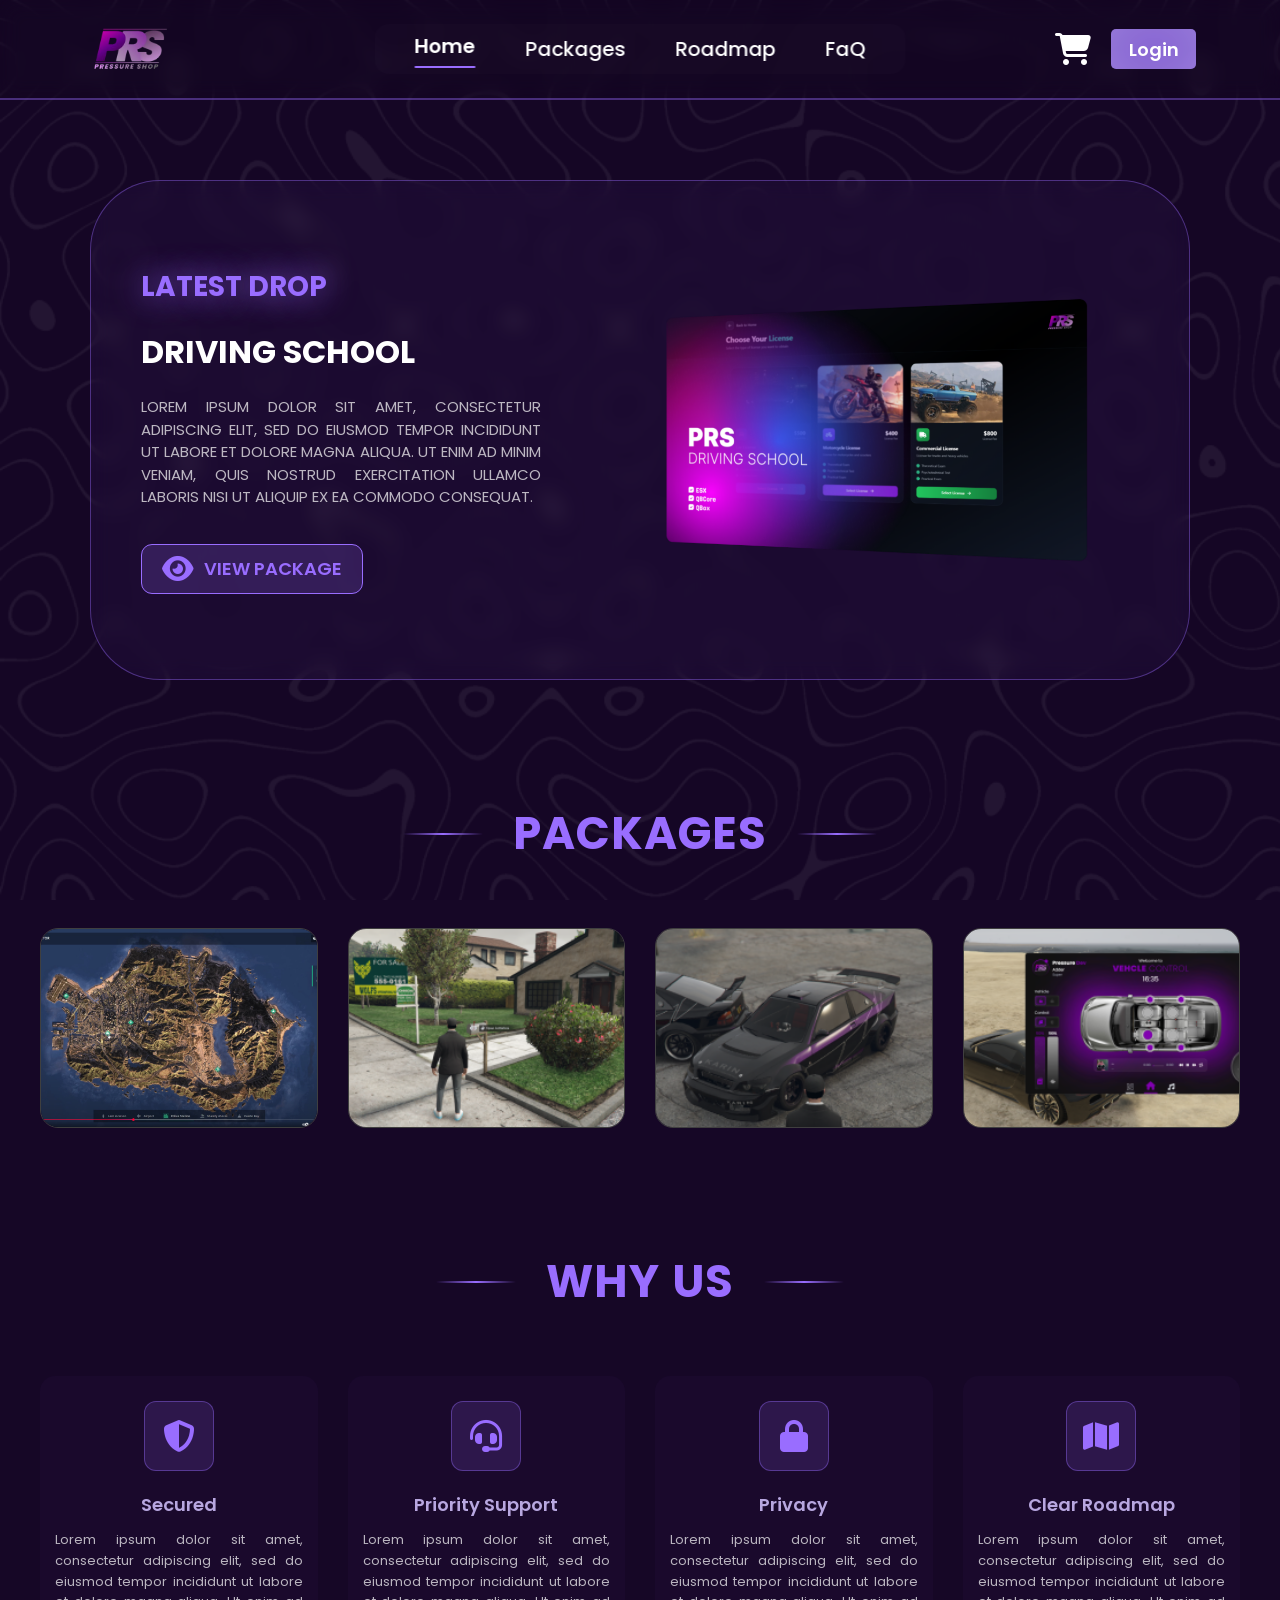
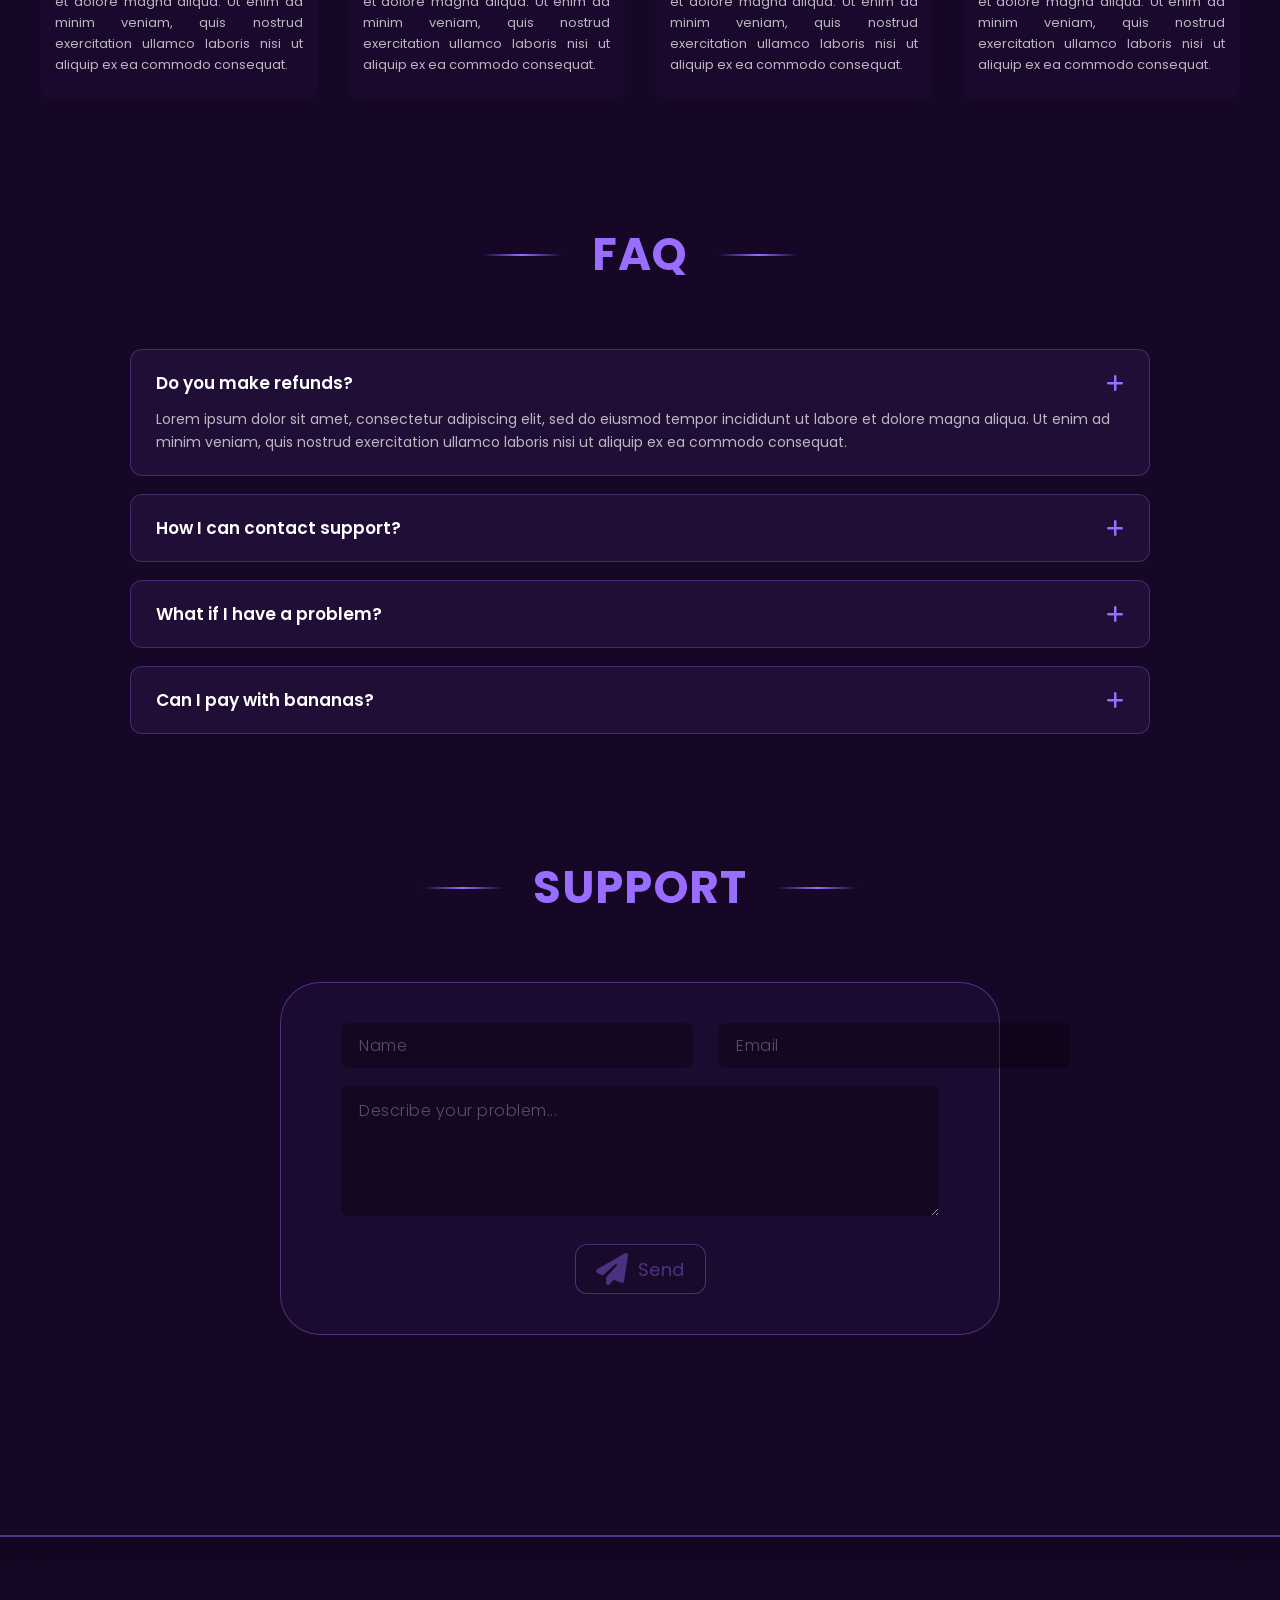
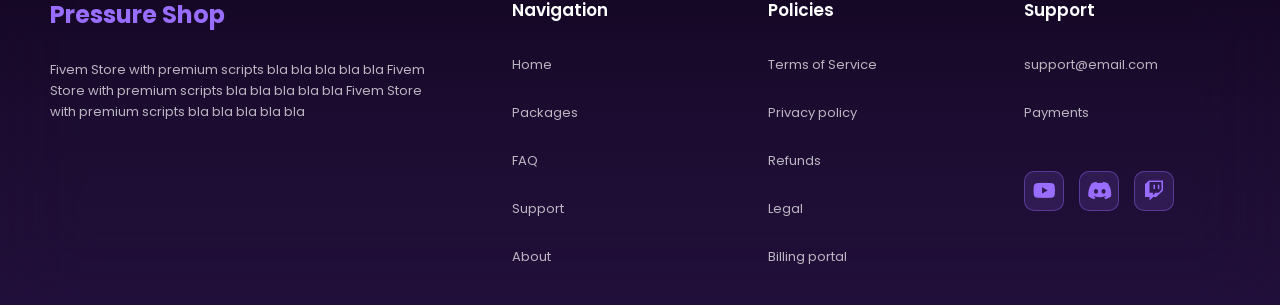
<file: index.html>
<!DOCTYPE html>
<html lang="es">
<head>
    <meta charset="UTF-8">
    <meta name="viewport" content="width=device-width, initial-scale=1.0">
    <title>Pressure Shop</title>
    <link rel="preconnect" href="https://fonts.googleapis.com">
    <link rel="preconnect" href="https://fonts.gstatic.com" crossorigin>
    <link href="https://fonts.googleapis.com/css2?family=Poppins:wght@300;400;500;600;700;800&display=swap" rel="stylesheet">
    <link rel="stylesheet" href="https://cdnjs.cloudflare.com/ajax/libs/font-awesome/6.5.1/css/all.min.css">
    <link rel="stylesheet" href="style.css">
</head>
<body>
    <div class="fondo-abstracto"></div>
    <header class="barra-navegacion">
        <input type="checkbox" id="menu-toggle">
        <div class="barra-navegacion-contenido">
            <img class="barra-navegacion-imagen" src="./assets/logo.webp" alt="Logo">
            <nav class="barra-navegacion-paginas">
                <a href="#home" class="barra-navegacion-pagina-seleccionada">
                    <span>Home</span>
                    <div class="barra-navegacion-linea"></div>
                </a>
                <a href="packages.html" class="barra-navegacion-pagina">Packages</a>
                <a href="roadmap.html" class="barra-navegacion-pagina">Roadmap</a>
                <a href="#faq" class="barra-navegacion-pagina">FaQ</a>
            </nav>
            <div class="barra-navegacion-acciones">
                <label for="menu-toggle" class="barra-navegacion-hamburguesa">
                    <span></span>
                    <span></span>
                    <span></span>
                </label>
                <i class="fa-solid fa-cart-shopping barra-navegacion-carrito"></i>
                <div class="barra-navegacion-login">
                    <p class="barra-navegacion-login-texto">Login</p>
                </div>
            </div>
        </div>
    </header>
    <main id="home">
        <section class="seccion-ultimo-paquete">
            <div class="seccion-ultimo-paquete-contenido">
                <p class="seccion-ultimo-paquete-titulo1">Latest Drop</p>
                <p class="seccion-ultimo-paquete-titulo2">Driving School</p>
                <p class="seccion-ultimo-paquete-descripcion">Lorem ipsum dolor sit amet, consectetur adipiscing elit, sed do eiusmod tempor incididunt ut labore et dolore magna aliqua. Ut enim ad minim veniam, quis nostrud exercitation ullamco laboris nisi ut aliquip ex ea commodo consequat.</p>
                <div class="seccion-ultimo-paquete-boton">
                    <i class="fa-solid fa-eye seccion-ultimo-paquete-boton-icono"></i>
                    <p class="seccion-ultimo-paquete-boton-texto">View Package</p>
                </div>
            </div>
            <img class="seccion-ultimo-paquete-imagen" src="./assets/lastPackage.webp" alt="Último Paquete">
        </section>
        <section class="seccion-paquetes" id="packages">
            <div class="seccion-paquetes-titulo">
                <p class="seccion-paquetes-titulo-texto">PACKAGES</p>
            </div>
            <div class="seccion-paquetes-imagenes">
                <img class="seccion-paquetes-imagen" src="./assets/example1.webp" alt="Paquete 1">
                <img class="seccion-paquetes-imagen" src="./assets/example2.webp" alt="Paquete 2">
                <img class="seccion-paquetes-imagen" src="./assets/example3.webp" alt="Paquete 3">
                <img class="seccion-paquetes-imagen" src="./assets/example4.webp" alt="Paquete 4">
            </div>
        </section>
        <section class="seccion-por-que-nosotros">
            <div class="seccion-por-que-nosotros-titulo">
                <p class="seccion-por-que-nosotros-titulo-texto">WHY US</p>
            </div>
            <div class="seccion-por-que-nosotros-tarjetas">
                <div class="seccion-por-que-nosotros-tarjeta">
                    <div class="seccion-por-que-nosotros-tarjeta-icono-contenedor">
                        <i class="fa-solid fa-shield-halved seccion-por-que-nosotros-tarjeta-icono"></i>
                    </div>
                    <p class="seccion-por-que-nosotros-tarjeta-titulo">Secured</p>
                    <p class="seccion-por-que-nosotros-tarjeta-descripcion">Lorem ipsum dolor sit amet, consectetur adipiscing elit, sed do eiusmod tempor incididunt ut labore et dolore magna aliqua. Ut enim ad minim veniam, quis nostrud exercitation ullamco laboris nisi ut aliquip ex ea commodo consequat.</p>
                </div>
                <div class="seccion-por-que-nosotros-tarjeta">
                    <div class="seccion-por-que-nosotros-tarjeta-icono-contenedor">
                        <i class="fa-solid fa-headset seccion-por-que-nosotros-tarjeta-icono"></i>
                    </div>
                    <p class="seccion-por-que-nosotros-tarjeta-titulo">Priority Support</p>
                    <p class="seccion-por-que-nosotros-tarjeta-descripcion">Lorem ipsum dolor sit amet, consectetur adipiscing elit, sed do eiusmod tempor incididunt ut labore et dolore magna aliqua. Ut enim ad minim veniam, quis nostrud exercitation ullamco laboris nisi ut aliquip ex ea commodo consequat.</p>
                </div>
                <div class="seccion-por-que-nosotros-tarjeta">
                    <div class="seccion-por-que-nosotros-tarjeta-icono-contenedor">
                        <i class="fa-solid fa-lock seccion-por-que-nosotros-tarjeta-icono"></i>
                    </div>
                    <p class="seccion-por-que-nosotros-tarjeta-titulo">Privacy</p>
                    <p class="seccion-por-que-nosotros-tarjeta-descripcion">Lorem ipsum dolor sit amet, consectetur adipiscing elit, sed do eiusmod tempor incididunt ut labore et dolore magna aliqua. Ut enim ad minim veniam, quis nostrud exercitation ullamco laboris nisi ut aliquip ex ea commodo consequat.</p>
                </div>
                <div class="seccion-por-que-nosotros-tarjeta">
                    <div class="seccion-por-que-nosotros-tarjeta-icono-contenedor">
                        <i class="fa-solid fa-map seccion-por-que-nosotros-tarjeta-icono"></i>
                    </div>
                    <p class="seccion-por-que-nosotros-tarjeta-titulo">Clear Roadmap</p>
                    <p class="seccion-por-que-nosotros-tarjeta-descripcion">Lorem ipsum dolor sit amet, consectetur adipiscing elit, sed do eiusmod tempor incididunt ut labore et dolore magna aliqua. Ut enim ad minim veniam, quis nostrud exercitation ullamco laboris nisi ut aliquip ex ea commodo consequat.</p>
                </div>
            </div>
        </section>
        <section class="seccion-faq" id="faq">
            <div class="seccion-faq-titulo">
                <p class="seccion-faq-titulo-texto">FaQ</p>
            </div>
            <div class="seccion-faq-preguntas">
                <div class="seccion-faq-pregunta">
                    <div class="seccion-faq-pregunta-encabezado">
                        <p class="seccion-faq-pregunta-titulo">Do you make refunds?</p>
                        <i class="fa-solid fa-plus seccion-faq-pregunta-icono"></i>
                    </div>
                    <p class="seccion-faq-pregunta-respuesta">Lorem ipsum dolor sit amet, consectetur adipiscing elit, sed do eiusmod tempor incididunt ut labore et dolore magna aliqua. Ut enim ad minim veniam, quis nostrud exercitation ullamco laboris nisi ut aliquip ex ea commodo consequat.</p>
                </div>
                <div class="seccion-faq-pregunta">
                    <div class="seccion-faq-pregunta-encabezado">
                        <p class="seccion-faq-pregunta-titulo">How I can contact support?</p>
                        <i class="fa-solid fa-plus seccion-faq-pregunta-icono"></i>
                    </div>
                </div>
                <div class="seccion-faq-pregunta">
                    <div class="seccion-faq-pregunta-encabezado">
                        <p class="seccion-faq-pregunta-titulo">What if I have a problem?</p>
                        <i class="fa-solid fa-plus seccion-faq-pregunta-icono"></i>
                    </div>
                </div>
                <div class="seccion-faq-pregunta">
                    <div class="seccion-faq-pregunta-encabezado">
                        <p class="seccion-faq-pregunta-titulo">Can I pay with bananas?</p>
                        <i class="fa-solid fa-plus seccion-faq-pregunta-icono"></i>
                    </div>
                </div>
            </div>
        </section>
        <section class="seccion-soporte" id="support">
            <div class="seccion-soporte-titulo">
                <p class="seccion-soporte-titulo-texto">Support</p>
            </div>
            <div class="seccion-soporte-contenedor">
                <form class="seccion-soporte-formulario">
                    <div class="seccion-soporte-fila">
                        <input class="seccion-soporte-entrada" type="text" placeholder="Name">
                        <input class="seccion-soporte-entrada" type="email" placeholder="Email">
                    </div>
                    <textarea class="seccion-soporte-entrada-grande" placeholder="Describe your problem..."></textarea>
                    <div class="seccion-soporte-boton">
                        <i class="fa-solid fa-paper-plane seccion-soporte-boton-icono"></i>
                        <p class="seccion-soporte-boton-texto">Send</p>
                    </div>
                </form>
            </div>
        </section>
    </main>
    <footer class="pie-pagina">
        <div class="pie-pagina-contenedor">
            <div class="pie-pagina-columna">
                <p class="pie-pagina-titulo">Pressure Shop</p>
                <p class="pie-pagina-descripcion">Fivem Store with premium scripts bla bla bla bla bla Fivem Store with premium scripts bla bla bla bla bla Fivem Store with premium scripts bla bla bla bla bla</p>
            </div>
            <div class="pie-pagina-columna">
                <p class="pie-pagina-columna-titulo">Navigation</p>
                <a href="index.html" class="pie-pagina-enlace">Home</a>
                <a href="packages.html" class="pie-pagina-enlace">Packages</a>
                <a href="index.html#faq" class="pie-pagina-enlace">FAQ</a>
                <a href="index.html#support" class="pie-pagina-enlace">Support</a>
                <a href="#" class="pie-pagina-enlace">About</a>
            </div>
            <div class="pie-pagina-columna">
                <p class="pie-pagina-columna-titulo">Policies</p>
                <a href="#" class="pie-pagina-enlace">Terms of Service</a>
                <a href="#" class="pie-pagina-enlace">Privacy policy</a>
                <a href="#" class="pie-pagina-enlace">Refunds</a>
                <a href="#" class="pie-pagina-enlace">Legal</a>
                <a href="#" class="pie-pagina-enlace">Billing portal</a>
            </div>
            <div class="pie-pagina-columna">
                <p class="pie-pagina-columna-titulo">Support</p>
                <a href="mailto:support@email.com" class="pie-pagina-enlace">support@email.com</a>
                <a href="#" class="pie-pagina-enlace">Payments</a>
                <div class="pie-pagina-iconos">
                    <a href="#" class="pie-pagina-icono"><i class="fa-brands fa-youtube"></i></a>
                    <a href="#" class="pie-pagina-icono"><i class="fa-brands fa-discord"></i></a>
                    <a href="#" class="pie-pagina-icono"><i class="fa-brands fa-twitch"></i></a>
                </div>
            </div>
        </div>
    </footer>
</body>
</html>
</file>
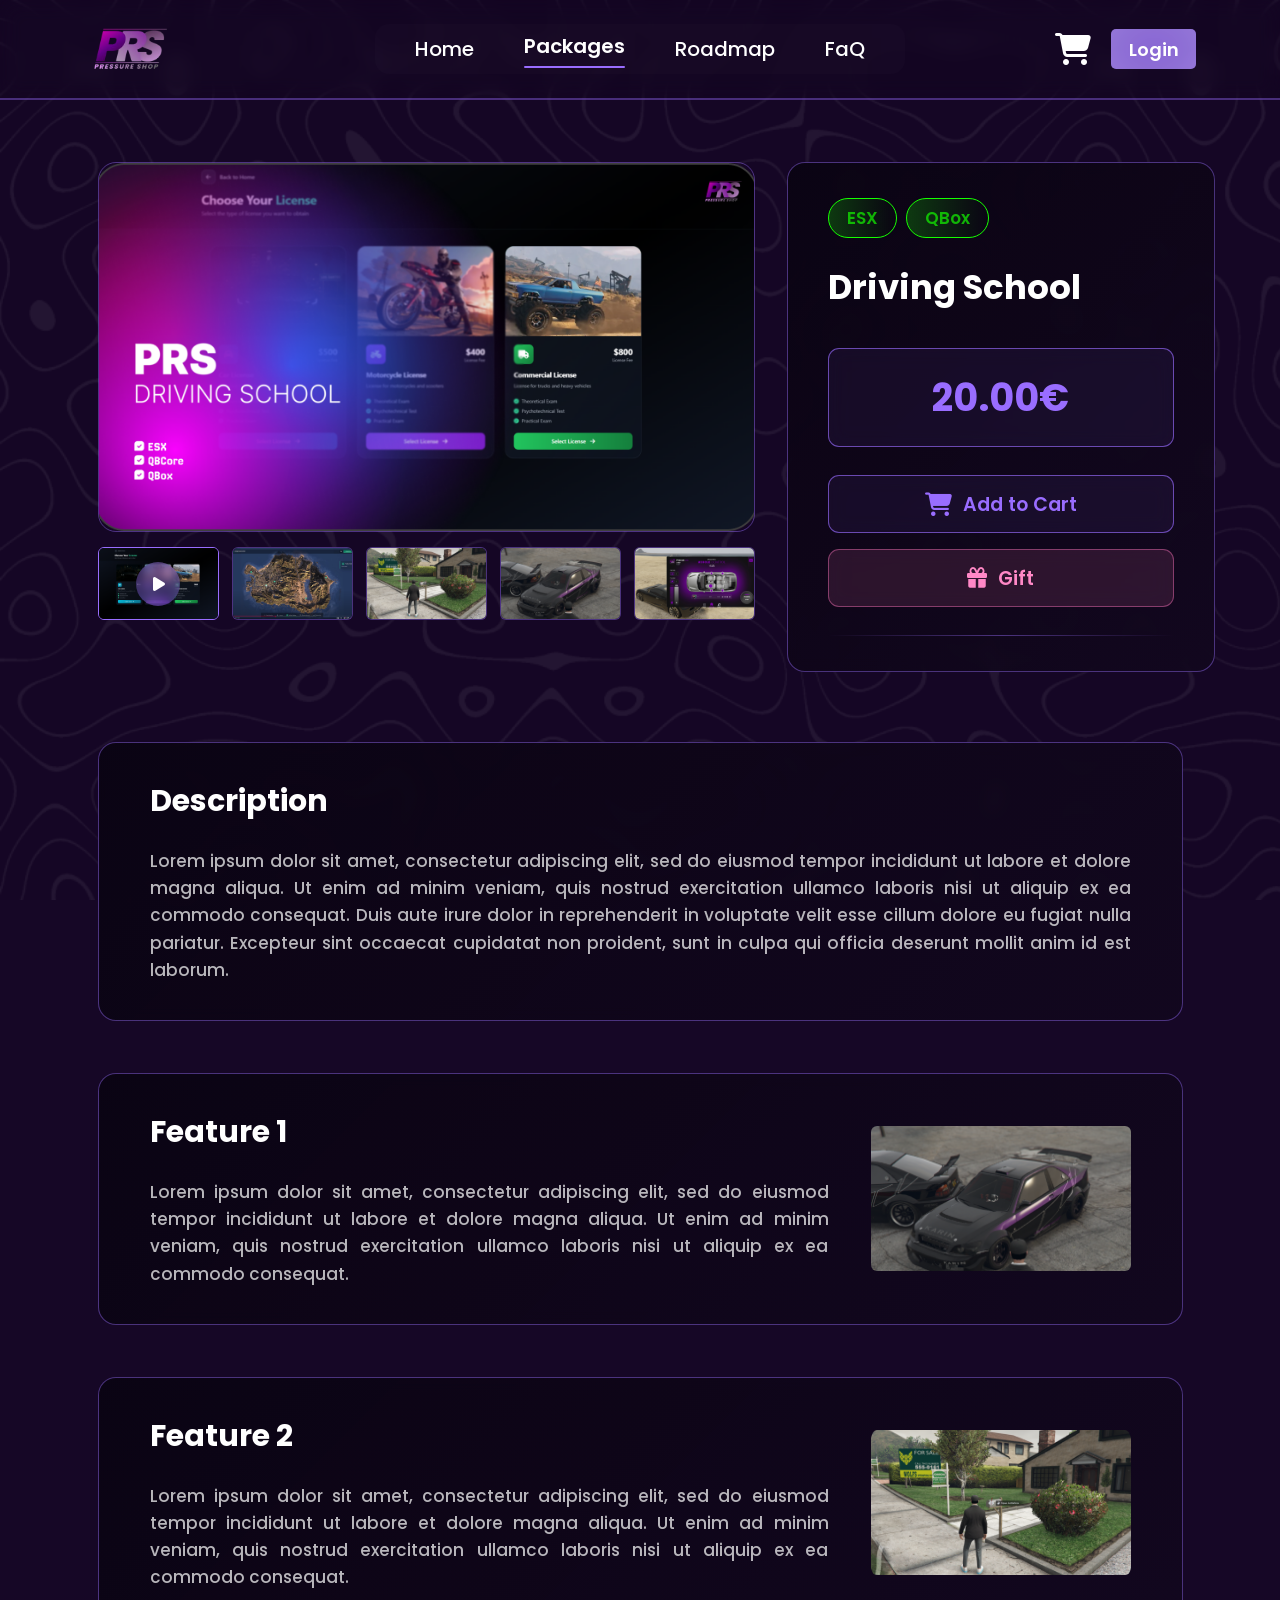
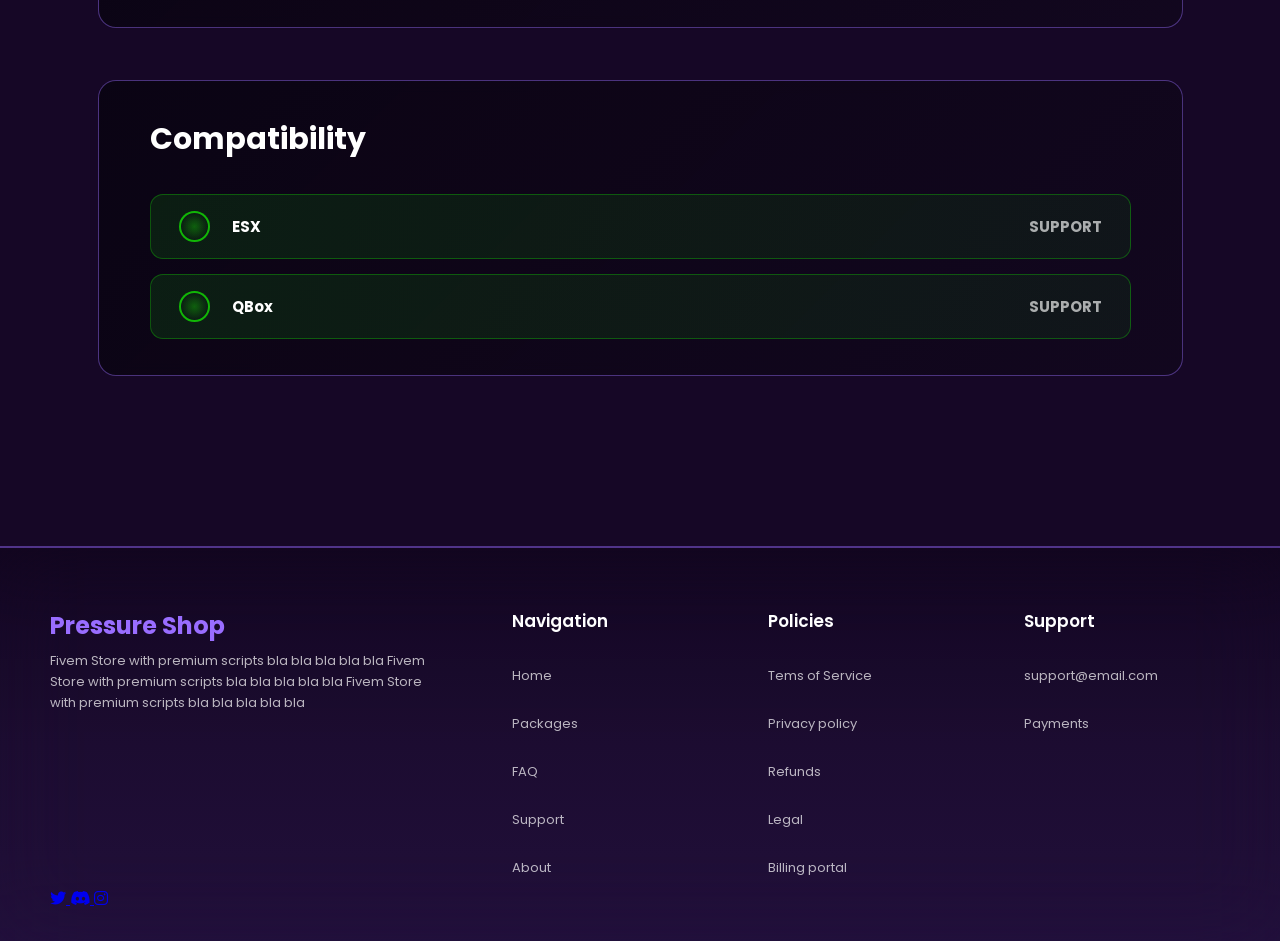
<file: package.html>
<!DOCTYPE html>
<html lang="es">
<head>
    <meta charset="UTF-8">
    <meta name="viewport" content="width=device-width, initial-scale=1.0">
    <title>Driving School - Pressure Shop</title>
    <link rel="stylesheet" href="https://cdnjs.cloudflare.com/ajax/libs/font-awesome/6.5.1/css/all.min.css">
    <link rel="preconnect" href="https://fonts.googleapis.com">
    <link rel="preconnect" href="https://fonts.gstatic.com" crossorigin>
    <link href="https://fonts.googleapis.com/css2?family=Poppins:wght@300;400;500;600;700;800&display=swap" rel="stylesheet">
    <link rel="stylesheet" href="style.css">
</head>
<body>
    <div class="fondo-abstracto"></div>
    
    <header class="barra-navegacion">
        <input type="checkbox" id="menu-toggle">
        <div class="barra-navegacion-contenido">
            <img class="barra-navegacion-imagen" src="./assets/logo.webp" alt="Logo">
            <nav class="barra-navegacion-paginas">
                <a href="index.html" class="barra-navegacion-pagina">Home</a>
                <a href="packages.html" class="barra-navegacion-pagina-seleccionada">
                    <span>Packages</span>
                    <div class="barra-navegacion-linea"></div>
                </a>
                <a href="roadmap.html" class="barra-navegacion-pagina">Roadmap</a>
                <a href="index.html#faq" class="barra-navegacion-pagina">FaQ</a>
            </nav>
            <div class="barra-navegacion-acciones">
                <label for="menu-toggle" class="barra-navegacion-hamburguesa">
                    <span></span>
                    <span></span>
                    <span></span>
                </label>
                <i class="fa-solid fa-cart-shopping barra-navegacion-carrito"></i>
                <div class="barra-navegacion-login">
                    <p class="barra-navegacion-login-texto">Login</p>
                </div>
            </div>
        </div>
    </header>

    <main class="seccion-principal-paquete">
        <!-- Sección Vista del Paquete -->
        <section class="seccion-vista-paquete">
            <div class="contenedor-vista-paquete">
                <!-- Galería de Imágenes -->
                <div class="paquete-galeria">
                    <div class="paquete-imagen-principal">
                        <img src="./assets/driving.webp" alt="Driving School">
                    </div>
                    <div class="paquete-miniaturas">
                        <div class="paquete-miniatura activa">
                            <img src="./assets/drivingPreview.webp" alt="Vista 1">
                            <div class="miniatura-play">
                                <i class="fas fa-play"></i>
                            </div>
                        </div>
                        <div class="paquete-miniatura">
                            <img src="./assets/example1.webp" alt="Vista 2">
                        </div>
                        <div class="paquete-miniatura">
                            <img src="./assets/example2.webp" alt="Vista 3">
                        </div>
                        <div class="paquete-miniatura">
                            <img src="./assets/example3.webp" alt="Vista 4">
                        </div>
                        <div class="paquete-miniatura">
                            <img src="./assets/example4.webp" alt="Vista 5">
                        </div>
                    </div>
                </div>

                <!-- Información del Paquete -->
                <div class="paquete-info">
                    <div class="paquete-info-etiquetas">
                        <span class="paquete-etiqueta-framework">ESX</span>
                        <span class="paquete-etiqueta-framework">QBox</span>
                    </div>
                    <h1 class="paquete-info-titulo">Driving School</h1>
                    
                    <div class="paquete-info-precio">
                        <p class="precio-valor">20.00€</p>
                    </div>
                    
                    <button class="paquete-boton-carrito-grande">
                        <i class="fas fa-shopping-cart"></i>
                        <span>Add to Cart</span>
                    </button>
                    
                    <button class="paquete-boton-regalo">
                        <i class="fas fa-gift"></i>
                        <span>Gift</span>
                    </button>
                    
                    <div class="paquete-info-separador"></div>
                </div>
            </div>
        </section>

        <!-- Sección Descripción -->
        <section class="seccion-descripcion">
            <div class="contenedor-descripcion">
                <h2 class="descripcion-titulo">Description</h2>
                <p class="descripcion-texto">Lorem ipsum dolor sit amet, consectetur adipiscing elit, sed do eiusmod tempor incididunt ut labore et dolore magna aliqua. Ut enim ad minim veniam, quis nostrud exercitation ullamco laboris nisi ut aliquip ex ea commodo consequat. Duis aute irure dolor in reprehenderit in voluptate velit esse cillum dolore eu fugiat nulla pariatur. Excepteur sint occaecat cupidatat non proident, sunt in culpa qui officia deserunt mollit anim id est laborum.</p>
            </div>
        </section>

        <!-- Sección Características -->
        <section class="seccion-caracteristicas">
            <!-- Característica 1 -->
            <div class="contenedor-caracteristica">
                <div class="caracteristica-contenido">
                    <h3 class="caracteristica-titulo">Feature 1</h3>
                    <p class="caracteristica-descripcion">Lorem ipsum dolor sit amet, consectetur adipiscing elit, sed do eiusmod tempor incididunt ut labore et dolore magna aliqua. Ut enim ad minim veniam, quis nostrud exercitation ullamco laboris nisi ut aliquip ex ea commodo consequat.</p>
                </div>
                <div class="caracteristica-imagen">
                    <img src="./assets/example3.webp" alt="Feature 1">
                </div>
            </div>

            <!-- Característica 2 -->
            <div class="contenedor-caracteristica invertido">
                <div class="caracteristica-imagen">
                    <img src="./assets/example2.webp" alt="Feature 2">
                </div>
                <div class="caracteristica-contenido">
                    <h3 class="caracteristica-titulo">Feature 2</h3>
                    <p class="caracteristica-descripcion">Lorem ipsum dolor sit amet, consectetur adipiscing elit, sed do eiusmod tempor incididunt ut labore et dolore magna aliqua. Ut enim ad minim veniam, quis nostrud exercitation ullamco laboris nisi ut aliquip ex ea commodo consequat.</p>
                </div>
            </div>
        </section>

        <!-- Sección Compatibilidad -->
        <section class="seccion-compatibilidad">
            <div class="contenedor-compatibilidad">
                <h2 class="compatibilidad-titulo">Compatibility</h2>
                
                <div class="compatibilidad-item">
                    <div class="compatibilidad-icono">
                        <div class="compatibilidad-circulo"></div>
                    </div>
                    <p class="compatibilidad-nombre">ESX</p>
                    <p class="compatibilidad-soporte">SUPPORT</p>
                </div>
                
                <div class="compatibilidad-item">
                    <div class="compatibilidad-icono">
                        <div class="compatibilidad-circulo"></div>
                    </div>
                    <p class="compatibilidad-nombre">QBox</p>
                    <p class="compatibilidad-soporte">SUPPORT</p>
                </div>
            </div>
        </section>
    </main>

    <!-- Footer -->
    <footer class="pie-pagina">
        <div class="pie-pagina-contenedor">
            <div class="pie-pagina-informacion">
                <h3 class="pie-pagina-titulo">Pressure Shop</h3>
                <p class="pie-pagina-descripcion">Fivem Store with premium scripts bla bla bla bla bla Fivem Store with premium scripts bla bla bla bla bla Fivem Store with premium scripts bla bla bla bla bla</p>
            </div>
            
            <div class="pie-pagina-columna">
                <h4 class="pie-pagina-columna-titulo">Navigation</h4>
                <a href="index.html" class="pie-pagina-enlace">Home</a>
                <a href="packages.html" class="pie-pagina-enlace">Packages</a>
                <a href="index.html#faq" class="pie-pagina-enlace">FAQ</a>
                <a href="index.html#support" class="pie-pagina-enlace">Support</a>
                <a href="#" class="pie-pagina-enlace">About</a>
            </div>
            
            <div class="pie-pagina-columna">
                <h4 class="pie-pagina-columna-titulo">Policies</h4>
                <a href="#" class="pie-pagina-enlace">Tems of Service</a>
                <a href="#" class="pie-pagina-enlace">Privacy policy</a>
                <a href="#" class="pie-pagina-enlace">Refunds</a>
                <a href="#" class="pie-pagina-enlace">Legal</a>
                <a href="#" class="pie-pagina-enlace">Billing portal</a>
            </div>
            
            <div class="pie-pagina-columna">
                <h4 class="pie-pagina-columna-titulo">Support</h4>
                <a href="mailto:support@email.com" class="pie-pagina-enlace">support@email.com</a>
                <a href="#" class="pie-pagina-enlace">Payments</a>
            </div>
        </div>
        
        <div class="pie-pagina-redes">
            <a href="#" class="pie-pagina-icono-social">
                <i class="fab fa-twitter"></i>
            </a>
            <a href="#" class="pie-pagina-icono-social">
                <i class="fab fa-discord"></i>
            </a>
            <a href="#" class="pie-pagina-icono-social">
                <i class="fab fa-instagram"></i>
            </a>
        </div>
    </footer>
</body>
</html>
</file>
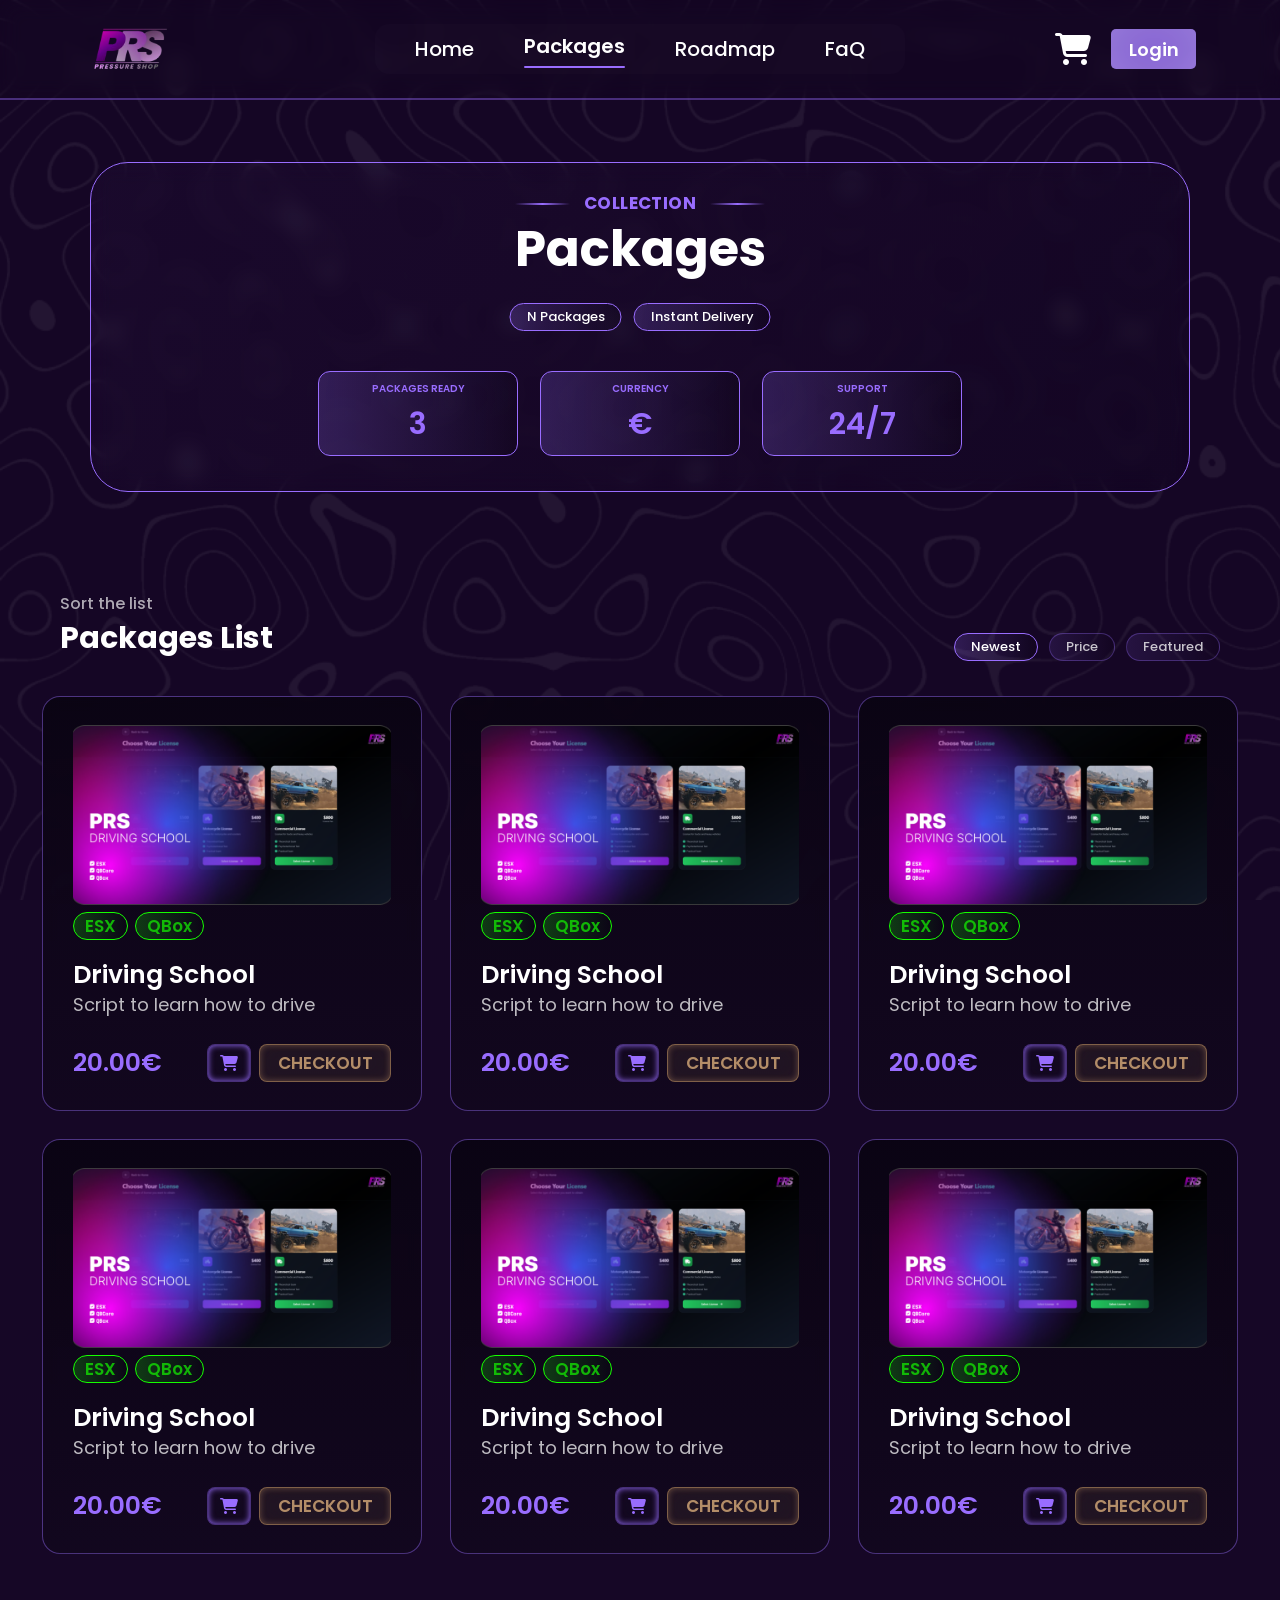
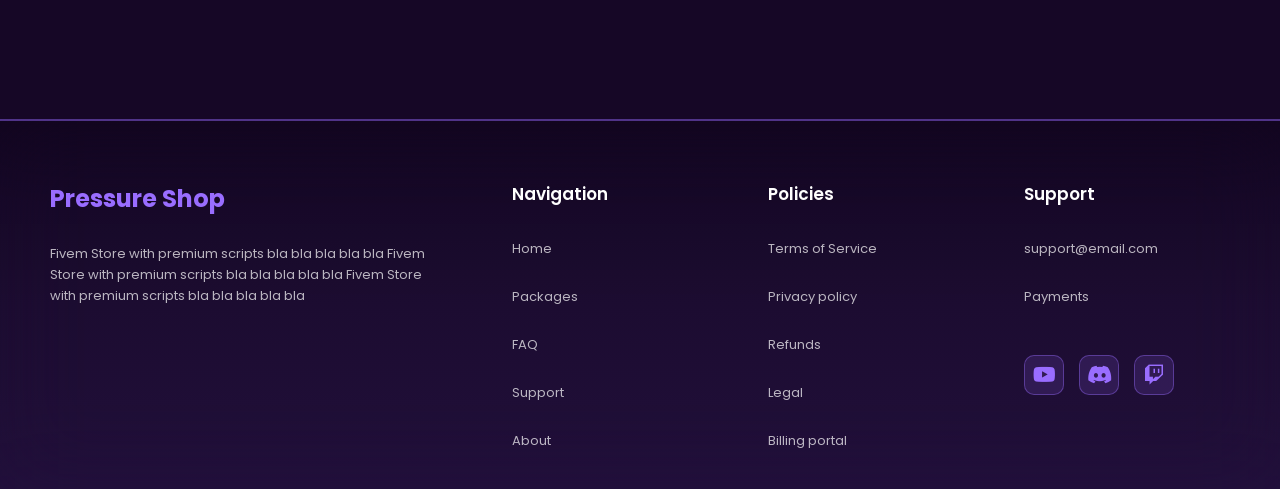
<file: packages.html>
<!DOCTYPE html>
<html lang="es">
<head>
    <meta charset="UTF-8">
    <meta name="viewport" content="width=device-width, initial-scale=1.0">
    <title>Packages - Pressure Shop</title>
    <link rel="stylesheet" href="https://cdnjs.cloudflare.com/ajax/libs/font-awesome/6.5.1/css/all.min.css">
    <link rel="preconnect" href="https://fonts.googleapis.com">
    <link rel="preconnect" href="https://fonts.gstatic.com" crossorigin>
    <link href="https://fonts.googleapis.com/css2?family=Poppins:wght@300;400;500;600;700;800&display=swap" rel="stylesheet">
    <link rel="stylesheet" href="style.css">
</head>
<body>
    <div class="fondo-abstracto"></div>
    
    <header class="barra-navegacion">
        <input type="checkbox" id="menu-toggle">
        <div class="barra-navegacion-contenido">
            <img class="barra-navegacion-imagen" src="./assets/logo.webp" alt="Logo">
            <nav class="barra-navegacion-paginas">
                <a href="index.html" class="barra-navegacion-pagina">Home</a>
                <a href="packages.html" class="barra-navegacion-pagina-seleccionada">
                    <span>Packages</span>
                    <div class="barra-navegacion-linea"></div>
                </a>
                <a href="roadmap.html" class="barra-navegacion-pagina">Roadmap</a>
                <a href="index.html#faq" class="barra-navegacion-pagina">FaQ</a>
            </nav>
            <div class="barra-navegacion-acciones">
                <label for="menu-toggle" class="barra-navegacion-hamburguesa">
                    <span></span>
                    <span></span>
                    <span></span>
                </label>
                <i class="fa-solid fa-cart-shopping barra-navegacion-carrito"></i>
                <div class="barra-navegacion-login">
                    <p class="barra-navegacion-login-texto">Login</p>
                </div>
            </div>
        </div>
    </header>

    <main class="seccion-principal-packages">
        <!-- Sección Banner de Colección -->
        <section class="seccion-banner-coleccion">
            <div class="contenedor-banner-coleccion">
                <p class="banner-coleccion-etiqueta">COLLECTION</p>
                <div class="banner-coleccion-linea-izquierda"></div>
                <div class="banner-coleccion-linea-derecha"></div>
                <h1 class="banner-coleccion-titulo">Packages</h1>
                
                <div class="banner-coleccion-etiquetas">
                    <span class="banner-coleccion-tag">N Packages</span>
                    <span class="banner-coleccion-tag">Instant Delivery</span>
                </div>
                
                <div class="banner-coleccion-estadisticas">
                    <div class="banner-coleccion-estadistica">
                        <p class="estadistica-titulo">PACKAGES READY</p>
                        <p class="estadistica-valor">3</p>
                    </div>
                    <div class="banner-coleccion-estadistica">
                        <p class="estadistica-titulo">CURRENCY</p>
                        <p class="estadistica-valor">€</p>
                    </div>
                    <div class="banner-coleccion-estadistica">
                        <p class="estadistica-titulo">SUPPORT</p>
                        <p class="estadistica-valor">24/7</p>
                    </div>
                </div>
            </div>
        </section>

        <!-- Sección Lista de Paquetes -->
        <section class="seccion-lista-paquetes">
            <div class="lista-paquetes-encabezado">
                <div class="lista-paquetes-titulos">
                    <p class="lista-paquetes-subtitulo">Sort the list</p>
                    <h2 class="lista-paquetes-titulo">Packages List</h2>
                </div>
                <div class="lista-paquetes-filtros">
                    <button class="filtro-boton filtro-activo">Newest</button>
                    <button class="filtro-boton">Price</button>
                    <button class="filtro-boton">Featured</button>
                </div>
            </div>

            <div class="contenedor-tarjetas-paquetes">
                <!-- Tarjeta 1 -->
                <a href="package.html" class="tarjeta-paquete">
                    <img src="./assets/driving.webp" alt="Driving School" class="tarjeta-paquete-imagen">
                    <div class="tarjeta-paquete-etiquetas">
                        <span class="tarjeta-etiqueta-esx">ESX</span>
                        <span class="tarjeta-etiqueta-esx">QBox</span>
                    </div>
                    <h3 class="tarjeta-paquete-titulo">Driving School</h3>
                    <p class="tarjeta-paquete-descripcion">Script to learn how to drive</p>
                    <div class="tarjeta-paquete-footer">
                        <p class="tarjeta-paquete-precio">20.00€</p>
                        <button class="tarjeta-boton-carrito">
                            <i class="fas fa-shopping-cart"></i>
                        </button>
                        <button class="tarjeta-boton-checkout">Checkout</button>
                    </div>
                </a>

                    <!-- Tarjeta 2 -->
                <a href="package.html" class="tarjeta-paquete">
                    <img src="./assets/driving.webp" alt="Driving School" class="tarjeta-paquete-imagen">
                    <div class="tarjeta-paquete-etiquetas">
                        <span class="tarjeta-etiqueta-esx">ESX</span>
                        <span class="tarjeta-etiqueta-esx">QBox</span>
                    </div>
                    <h3 class="tarjeta-paquete-titulo">Driving School</h3>
                    <p class="tarjeta-paquete-descripcion">Script to learn how to drive</p>
                    <div class="tarjeta-paquete-footer">
                        <p class="tarjeta-paquete-precio">20.00€</p>
                        <button class="tarjeta-boton-carrito">
                            <i class="fas fa-shopping-cart"></i>
                        </button>
                        <button class="tarjeta-boton-checkout">Checkout</button>
                    </div>
                </a>

                <!-- Tarjeta 3 -->
                <a href="package.html" class="tarjeta-paquete">
                    <img src="./assets/driving.webp" alt="Driving School" class="tarjeta-paquete-imagen">
                    <div class="tarjeta-paquete-etiquetas">
                        <span class="tarjeta-etiqueta-esx">ESX</span>
                        <span class="tarjeta-etiqueta-esx">QBox</span>
                    </div>
                    <h3 class="tarjeta-paquete-titulo">Driving School</h3>
                    <p class="tarjeta-paquete-descripcion">Script to learn how to drive</p>
                    <div class="tarjeta-paquete-footer">
                        <p class="tarjeta-paquete-precio">20.00€</p>
                        <button class="tarjeta-boton-carrito">
                            <i class="fas fa-shopping-cart"></i>
                        </button>
                        <button class="tarjeta-boton-checkout">Checkout</button>
                    </div>
                </a>

                <!-- Tarjeta 4 -->
                <a href="package.html" class="tarjeta-paquete">
                    <img src="./assets/driving.webp" alt="Driving School" class="tarjeta-paquete-imagen">
                    <div class="tarjeta-paquete-etiquetas">
                        <span class="tarjeta-etiqueta-esx">ESX</span>
                        <span class="tarjeta-etiqueta-esx">QBox</span>
                    </div>
                    <h3 class="tarjeta-paquete-titulo">Driving School</h3>
                    <p class="tarjeta-paquete-descripcion">Script to learn how to drive</p>
                    <div class="tarjeta-paquete-footer">
                        <p class="tarjeta-paquete-precio">20.00€</p>
                        <button class="tarjeta-boton-carrito">
                            <i class="fas fa-shopping-cart"></i>
                        </button>
                        <button class="tarjeta-boton-checkout">Checkout</button>
                    </div>
                </a>

                <!-- Tarjeta 5 -->
                <a href="package.html" class="tarjeta-paquete">
                    <img src="./assets/driving.webp" alt="Driving School" class="tarjeta-paquete-imagen">
                    <div class="tarjeta-paquete-etiquetas">
                        <span class="tarjeta-etiqueta-esx">ESX</span>
                        <span class="tarjeta-etiqueta-esx">QBox</span>
                    </div>
                    <h3 class="tarjeta-paquete-titulo">Driving School</h3>
                    <p class="tarjeta-paquete-descripcion">Script to learn how to drive</p>
                    <div class="tarjeta-paquete-footer">
                        <p class="tarjeta-paquete-precio">20.00€</p>
                        <button class="tarjeta-boton-carrito">
                            <i class="fas fa-shopping-cart"></i>
                        </button>
                        <button class="tarjeta-boton-checkout">Checkout</button>
                    </div>
                </a>

                <!-- Tarjeta 6 -->
                <a href="package.html" class="tarjeta-paquete">
                    <img src="./assets/driving.webp" alt="Driving School" class="tarjeta-paquete-imagen">
                    <div class="tarjeta-paquete-etiquetas">
                        <span class="tarjeta-etiqueta-esx">ESX</span>
                        <span class="tarjeta-etiqueta-esx">QBox</span>
                    </div>
                    <h3 class="tarjeta-paquete-titulo">Driving School</h3>
                    <p class="tarjeta-paquete-descripcion">Script to learn how to drive</p>
                    <div class="tarjeta-paquete-footer">
                        <p class="tarjeta-paquete-precio">20.00€</p>
                        <button class="tarjeta-boton-carrito">
                            <i class="fas fa-shopping-cart"></i>
                        </button>
                        <button class="tarjeta-boton-checkout">Checkout</button>
                    </div>
                </a>
            </div>
        </section>
    </main>

    <footer class="pie-pagina">
        <div class="pie-pagina-contenedor">
            <div class="pie-pagina-columna">
                <p class="pie-pagina-titulo">Pressure Shop</p>
                <p class="pie-pagina-descripcion">Fivem Store with premium scripts bla bla bla bla bla Fivem Store with premium scripts bla bla bla bla bla Fivem Store with premium scripts bla bla bla bla bla</p>
            </div>
            <div class="pie-pagina-columna">
                <p class="pie-pagina-columna-titulo">Navigation</p>
                <a href="index.html" class="pie-pagina-enlace">Home</a>
                <a href="packages.html" class="pie-pagina-enlace">Packages</a>
                <a href="index.html#faq" class="pie-pagina-enlace">FAQ</a>
                <a href="index.html#support" class="pie-pagina-enlace">Support</a>
                <a href="#" class="pie-pagina-enlace">About</a>
            </div>
            <div class="pie-pagina-columna">
                <p class="pie-pagina-columna-titulo">Policies</p>
                <a href="#" class="pie-pagina-enlace">Terms of Service</a>
                <a href="#" class="pie-pagina-enlace">Privacy policy</a>
                <a href="#" class="pie-pagina-enlace">Refunds</a>
                <a href="#" class="pie-pagina-enlace">Legal</a>
                <a href="#" class="pie-pagina-enlace">Billing portal</a>
            </div>
            <div class="pie-pagina-columna">
                <p class="pie-pagina-columna-titulo">Support</p>
                <a href="mailto:support@email.com" class="pie-pagina-enlace">support@email.com</a>
                <a href="#" class="pie-pagina-enlace">Payments</a>
                <div class="pie-pagina-iconos">
                    <a href="#" class="pie-pagina-icono"><i class="fa-brands fa-youtube"></i></a>
                    <a href="#" class="pie-pagina-icono"><i class="fa-brands fa-discord"></i></a>
                    <a href="#" class="pie-pagina-icono"><i class="fa-brands fa-twitch"></i></a>
                </div>
            </div>
        </div>
    </footer>
</body>
</html>
</file>
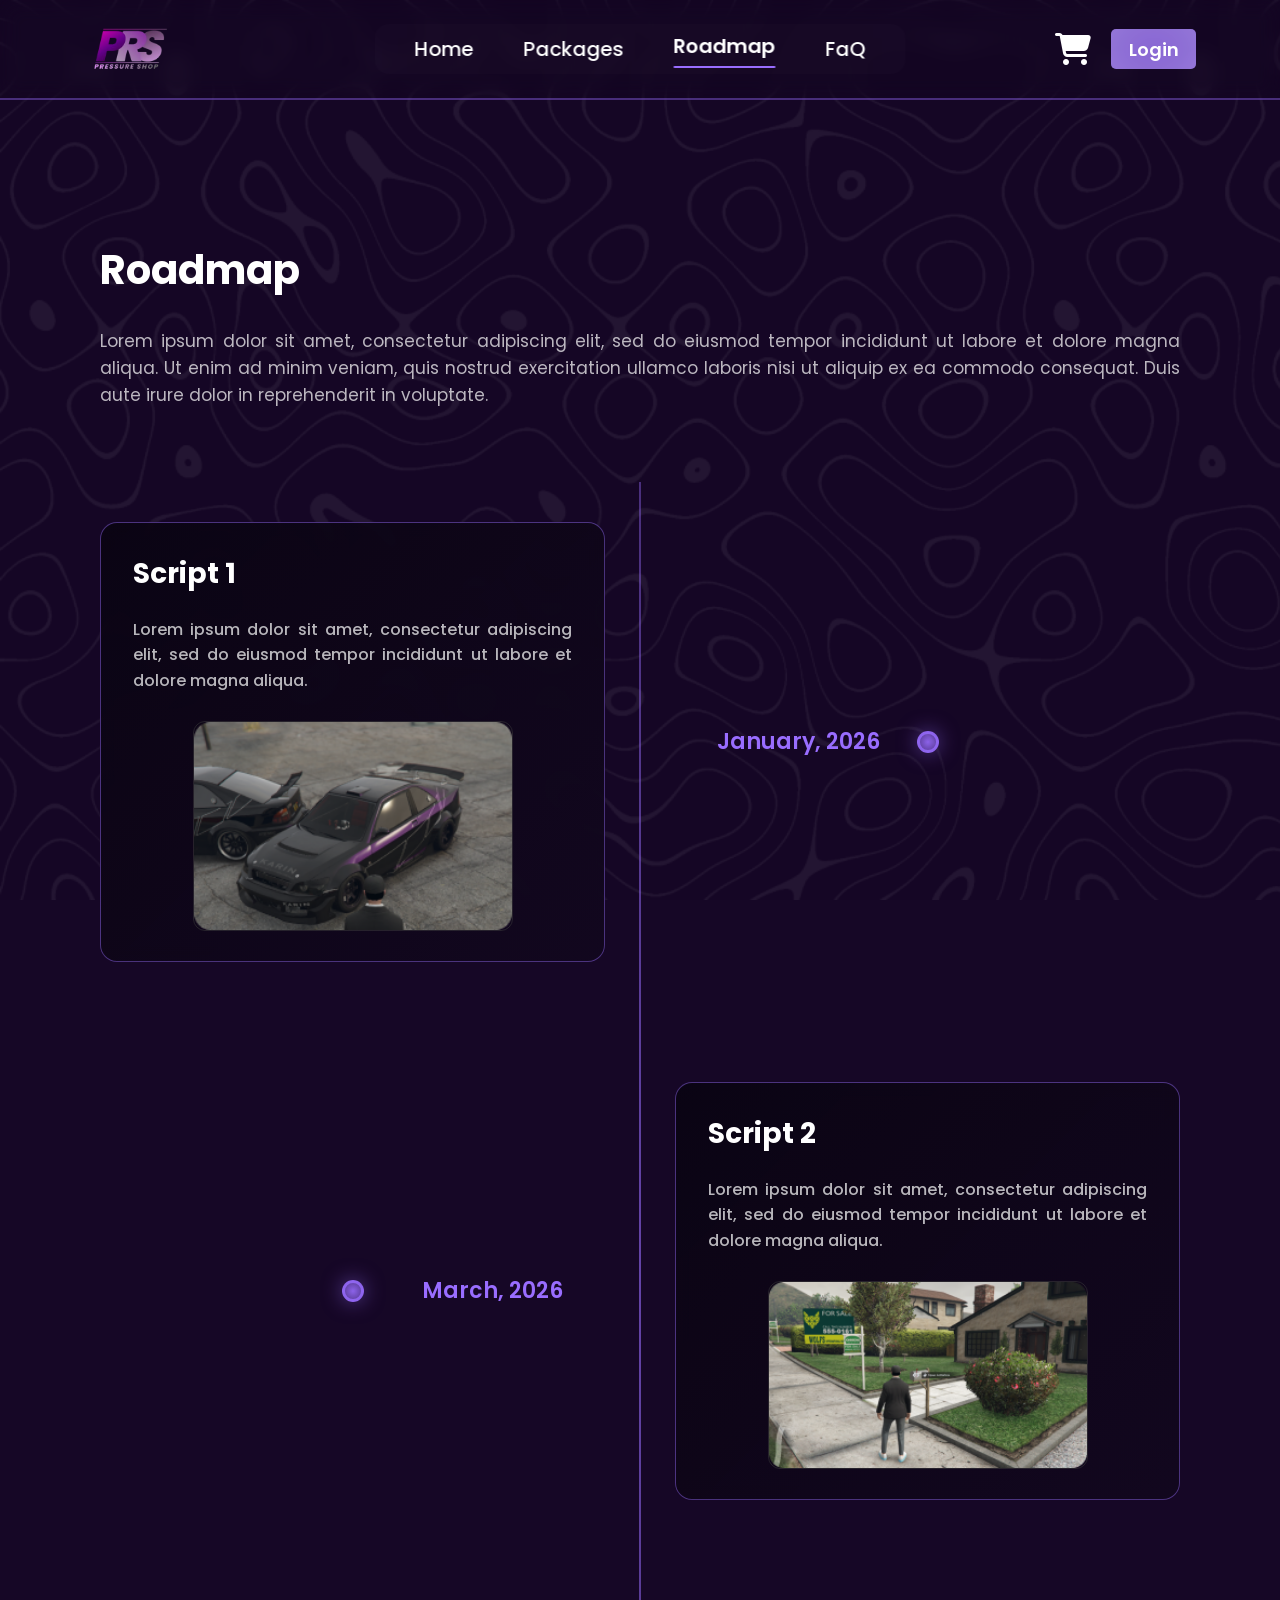
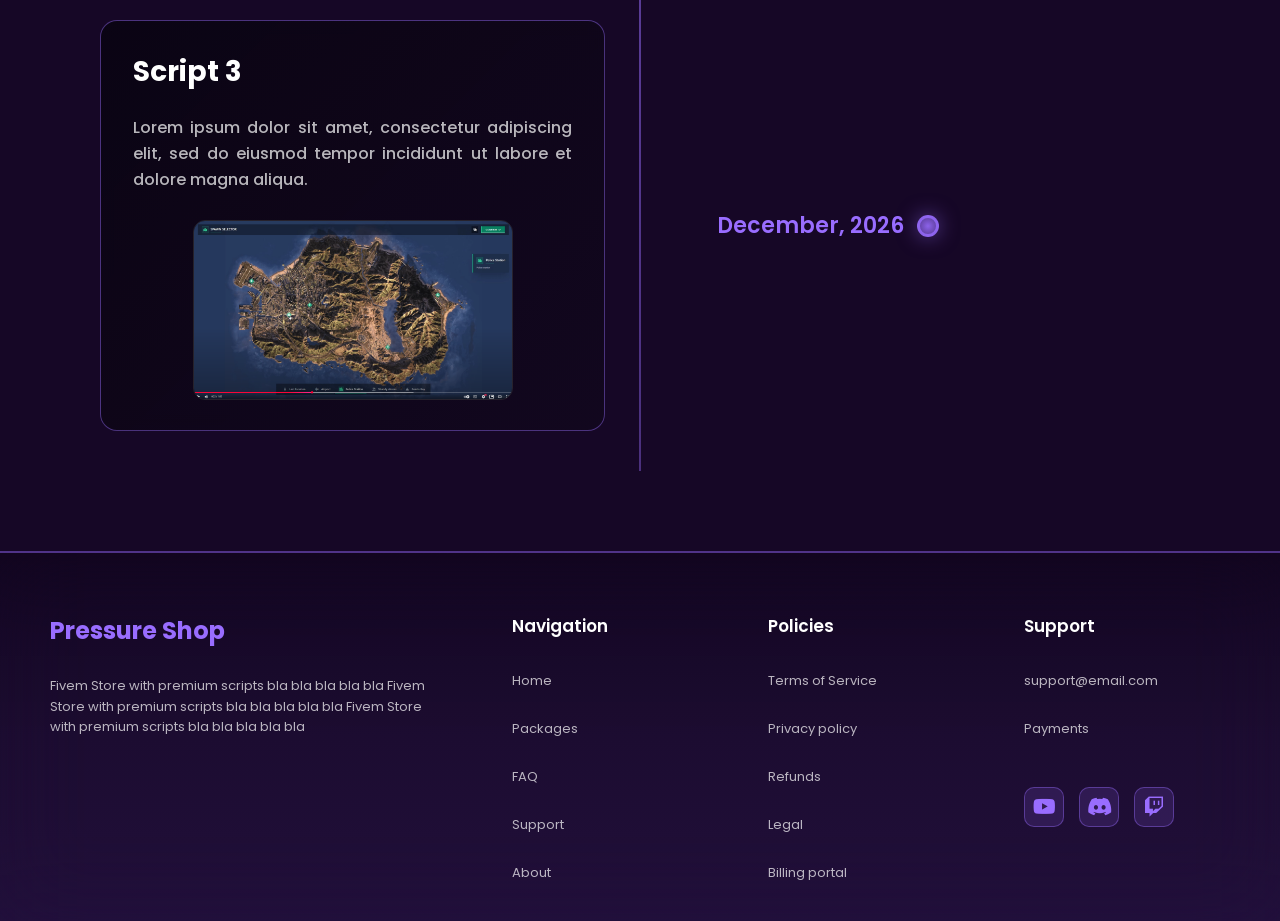
<file: roadmap.html>
<!DOCTYPE html>
<html lang="es">
<head>
    <meta charset="UTF-8">
    <meta name="viewport" content="width=device-width, initial-scale=1.0">
    <title>Pressure Shop - Roadmap</title>
    <link rel="preconnect" href="https://fonts.googleapis.com">
    <link rel="preconnect" href="https://fonts.gstatic.com" crossorigin>
    <link href="https://fonts.googleapis.com/css2?family=Poppins:wght@300;400;500;600;700;800&display=swap" rel="stylesheet">
    <link rel="stylesheet" href="https://cdnjs.cloudflare.com/ajax/libs/font-awesome/6.5.1/css/all.min.css">
    <link rel="stylesheet" href="style.css">
</head>
<body>
    <div class="fondo-abstracto"></div>
    <header class="barra-navegacion">
        <input type="checkbox" id="menu-toggle">
        <div class="barra-navegacion-contenido">
            <img class="barra-navegacion-imagen" src="./assets/logo.webp" alt="Logo">
            <nav class="barra-navegacion-paginas">
                <a href="index.html" class="barra-navegacion-pagina">Home</a>
                <a href="packages.html" class="barra-navegacion-pagina">Packages</a>
                <a href="roadmap.html" class="barra-navegacion-pagina-seleccionada">
                    <span>Roadmap</span>
                    <div class="barra-navegacion-linea"></div>
                </a>
                <a href="index.html#faq" class="barra-navegacion-pagina">FaQ</a>
            </nav>
            <div class="barra-navegacion-acciones">
                <label for="menu-toggle" class="barra-navegacion-hamburguesa">
                    <span></span>
                    <span></span>
                    <span></span>
                </label>
                <i class="fa-solid fa-cart-shopping barra-navegacion-carrito"></i>
                <div class="barra-navegacion-login">
                    <p class="barra-navegacion-login-texto">Login</p>
                </div>
            </div>
        </div>
    </header>
    <main>
        <section class="seccion-principal-roadmap">
            <div class="contenedor-roadmap">
                <h1 class="roadmap-titulo">Roadmap</h1>
                <p class="roadmap-descripcion">Lorem ipsum dolor sit amet, consectetur adipiscing elit, sed do eiusmod tempor incididunt ut labore et dolore magna aliqua. Ut enim ad minim veniam, quis nostrud exercitation ullamco laboris nisi ut aliquip ex ea commodo consequat. Duis aute irure dolor in reprehenderit in voluptate.</p>
                
                <div class="roadmap-timeline">
                    <div class="timeline-linea"></div>
                    
                    <div class="timeline-item timeline-item-izquierda">
                        <div class="timeline-fecha">
                            <p class="timeline-fecha-texto">January, 2026</p>
                            <div class="timeline-punto"></div>
                        </div>
                        <div class="timeline-tarjeta">
                            <h3 class="timeline-tarjeta-titulo">Script 1</h3>
                            <p class="timeline-tarjeta-descripcion">Lorem ipsum dolor sit amet, consectetur adipiscing elit, sed do eiusmod tempor incididunt ut labore et dolore magna aliqua.</p>
                            <img class="timeline-tarjeta-imagen" src="./assets/example3.webp" alt="Script 1">
                        </div>
                    </div>
                    
                    <div class="timeline-item timeline-item-derecha">
                        <div class="timeline-fecha">
                            <p class="timeline-fecha-texto">March, 2026</p>
                            <div class="timeline-punto"></div>
                        </div>
                        <div class="timeline-tarjeta">
                            <h3 class="timeline-tarjeta-titulo">Script 2</h3>
                            <p class="timeline-tarjeta-descripcion">Lorem ipsum dolor sit amet, consectetur adipiscing elit, sed do eiusmod tempor incididunt ut labore et dolore magna aliqua.</p>
                            <img class="timeline-tarjeta-imagen" src="./assets/example2.webp" alt="Script 2">
                        </div>
                    </div>
                    
                    <div class="timeline-item timeline-item-izquierda">
                        <div class="timeline-fecha">
                            <p class="timeline-fecha-texto">December, 2026</p>
                            <div class="timeline-punto"></div>
                        </div>
                        <div class="timeline-tarjeta">
                            <h3 class="timeline-tarjeta-titulo">Script 3</h3>
                            <p class="timeline-tarjeta-descripcion">Lorem ipsum dolor sit amet, consectetur adipiscing elit, sed do eiusmod tempor incididunt ut labore et dolore magna aliqua.</p>
                            <img class="timeline-tarjeta-imagen" src="./assets/example1.webp" alt="Script 3">
                        </div>
                    </div>
                </div>
            </div>
        </section>
    </main>
    <footer class="pie-pagina">
        <div class="pie-pagina-contenedor">
            <div class="pie-pagina-columna">
                <p class="pie-pagina-titulo">Pressure Shop</p>
                <p class="pie-pagina-descripcion">Fivem Store with premium scripts bla bla bla bla bla Fivem Store with premium scripts bla bla bla bla bla Fivem Store with premium scripts bla bla bla bla bla</p>
            </div>
            <div class="pie-pagina-columna">
                <p class="pie-pagina-columna-titulo">Navigation</p>
                <a href="index.html" class="pie-pagina-enlace">Home</a>
                <a href="packages.html" class="pie-pagina-enlace">Packages</a>
                <a href="index.html#faq" class="pie-pagina-enlace">FAQ</a>
                <a href="index.html#support" class="pie-pagina-enlace">Support</a>
                <a href="#" class="pie-pagina-enlace">About</a>
            </div>
            <div class="pie-pagina-columna">
                <p class="pie-pagina-columna-titulo">Policies</p>
                <a href="#" class="pie-pagina-enlace">Terms of Service</a>
                <a href="#" class="pie-pagina-enlace">Privacy policy</a>
                <a href="#" class="pie-pagina-enlace">Refunds</a>
                <a href="#" class="pie-pagina-enlace">Legal</a>
                <a href="#" class="pie-pagina-enlace">Billing portal</a>
            </div>
            <div class="pie-pagina-columna">
                <p class="pie-pagina-columna-titulo">Support</p>
                <a href="mailto:support@email.com" class="pie-pagina-enlace">support@email.com</a>
                <a href="#" class="pie-pagina-enlace">Payments</a>
                <div class="pie-pagina-iconos">
                    <a href="#" class="pie-pagina-icono"><i class="fa-brands fa-youtube"></i></a>
                    <a href="#" class="pie-pagina-icono"><i class="fa-brands fa-discord"></i></a>
                    <a href="#" class="pie-pagina-icono"><i class="fa-brands fa-twitch"></i></a>
                </div>
            </div>
        </div>
    </footer>
</body>
</html>
</file>
<file: style.css>
* {
    margin: 0;
    padding: 0;
    box-sizing: border-box;
}

body {
    font-family: 'Poppins', sans-serif;
    background-color: #160726;
    color: white;
    min-height: 100vh;
    overflow-x: hidden;
}

.fondo-abstracto {
    position: fixed;
    top: 0;
    left: 0;
    width: 100%;
    height: 100%;
    background-image: url('./assets/bg.webp');
    background-repeat: repeat;
    background-size: 1920px 1080px;
    background-position: top left;
    opacity: 0.07;
    z-index: -1;
    pointer-events: none;
}

.barra-navegacion {
    position: fixed;
    top: 0;
    left: 0;
    width: 100%;
    height: 100px;
    background-color: rgba(0, 0, 0, 0.06);
    border-bottom: 2px solid rgba(153, 109, 255, 0.4);
    z-index: 1000;
    backdrop-filter: blur(10px);
}

.barra-navegacion-contenido {
    max-width: 1920px;
    margin: 0 auto;
    height: 100%;
    display: flex;
    align-items: center;
    justify-content: space-between;
    padding: 0 84px;
    position: relative;
}

.barra-navegacion-imagen {
    width: 90px;
    height: 90px;
    object-fit: cover;
}

.barra-navegacion-paginas {
    display: flex;
    align-items: center;
    gap: 50px;
    position: absolute;
    left: 50%;
    transform: translateX(-50%);
    background: rgba(255, 255, 255, 0.01);
    backdrop-filter: blur(45.9px);
    padding: 12px 40px;
    border-radius: 14px;
    height: 50px;
}

.barra-navegacion-pagina,
.barra-navegacion-pagina-seleccionada {
    font-family: 'Poppins', sans-serif;
    font-weight: 500;
    font-size: 20px;
    color: white;
    text-decoration: none;
    transition: color 0.3s ease;
    position: relative;
    display: flex;
    flex-direction: column;
    align-items: center;
    gap: 5px;
}

.barra-navegacion-pagina:hover {
    color: #996dff;
}

.barra-navegacion-pagina-seleccionada {
    font-weight: 600;
}

.barra-navegacion-linea {
    width: 100%;
    height: 2px;
    background: #996dff;
    border-radius: 2px;
}

.barra-navegacion-acciones {
    display: flex;
    align-items: center;
    gap: 20px;
}

.barra-navegacion-hamburguesa {
    display: none;
    flex-direction: column;
    justify-content: space-around;
    width: 28px;
    height: 24px;
    cursor: pointer;
    z-index: 1001;
    position: relative;
}

.barra-navegacion-hamburguesa span {
    width: 100%;
    height: 3px;
    background: white;
    border-radius: 2px;
    transition: all 0.3s ease;
    transform-origin: center;
}

#menu-toggle {
    display: none;
}

#menu-toggle:checked ~ .barra-navegacion-contenido .barra-navegacion-paginas {
    transform: translateY(0);
}

#menu-toggle:checked ~ .barra-navegacion-contenido .barra-navegacion-hamburguesa span:nth-child(1) {
    transform: rotate(45deg) translateY(10px);
}

#menu-toggle:checked ~ .barra-navegacion-contenido .barra-navegacion-hamburguesa span:nth-child(2) {
    opacity: 0;
}

#menu-toggle:checked ~ .barra-navegacion-contenido .barra-navegacion-hamburguesa span:nth-child(3) {
    transform: rotate(-45deg) translateY(-10px);
}

.barra-navegacion-carrito {
    font-size: 32px;
    color: white;
    cursor: pointer;
    transition: color 0.3s ease;
}

.barra-navegacion-carrito:hover {
    color: #996dff;
}

.barra-navegacion-login {
    display: flex;
    align-items: center;
    justify-content: center;
    background: rgba(153, 109, 255, 0.78);
    padding: 10px 16px;
    border-radius: 5px;
    cursor: pointer;
    transition: background 0.3s ease;
    box-shadow: 0px 0px 49.5px 0px inset rgba(255, 255, 255, 0.25);
    height: 40px;
    min-width: 85px;
}

.barra-navegacion-login:hover {
    background: rgba(153, 109, 255, 1);
}

.barra-navegacion-login-texto {
    font-family: 'Poppins', sans-serif;
    font-weight: 600;
    font-size: 18px;
    margin: 0;
    color: white;
}

main {
    margin-top: 100px;
    width: 100%;
    max-width: 1920px;
    margin-left: auto;
    margin-right: auto;
    padding: 80px 0;
}

/* Home - latest drop */
.seccion-ultimo-paquete {
    max-width: 1100px;
    margin: 0 auto 120px;
    position: relative;
    background: rgba(153, 109, 255, 0.05);
    border: 1px solid rgba(153, 109, 255, 0.4);
    border-radius: 70px;
    padding: 50px;
    backdrop-filter: blur(9.8px);
    display: grid;
    grid-template-columns: 400px 1fr;
    gap: 40px;
    align-items: center;
    min-height: 500px;
}

.seccion-ultimo-paquete-contenido {
    display: flex;
    flex-direction: column;
    gap: 20px;
}

.seccion-ultimo-paquete-titulo1 {
    font-family: 'Poppins', sans-serif;
    font-weight: 700;
    font-size: 28px;
    color: #996dff;
    text-transform: uppercase;
    margin: 0;
    text-shadow: rgba(153, 109, 255, 0.84) 0px 0px 30.8px;
    line-height: normal;
}

.seccion-ultimo-paquete-titulo2 {
    font-family: 'Poppins', sans-serif;
    font-weight: 700;
    font-size: 32px;
    text-transform: uppercase;
    margin: 0;
    color: white;
    line-height: normal;
}

.seccion-ultimo-paquete-descripcion {
    font-family: 'Poppins', sans-serif;
    font-weight: 400;
    font-size: 15px;
    color: rgba(255, 255, 255, 0.71);
    line-height: 1.5;
    margin: 0;
    text-align: justify;
    text-transform: uppercase;
}

.seccion-ultimo-paquete-boton {
    display: inline-flex;
    align-items: center;
    justify-content: center;
    gap: 10px;
    background: rgba(153, 109, 255, 0.19);
    border: 1px solid #996dff;
    border-radius: 11px;
    padding: 10px 20px;
    cursor: pointer;
    transition: all 0.3s ease;
    width: fit-content;
    height: 50px;
    margin-top: 15px;
}

.seccion-ultimo-paquete-boton:hover {
    background: rgba(153, 109, 255, 0.3);
    transform: translateY(-2px);
}

.seccion-ultimo-paquete-boton-icono {
    font-size: 28px;
    color: #996dff;
}

.seccion-ultimo-paquete-boton-texto {
    font-family: 'Poppins', sans-serif;
    font-weight: 600;
    font-size: 18px;
    color: #996dff;
    text-transform: uppercase;
    margin: 0;
    line-height: normal;
}

.seccion-ultimo-paquete-imagen {
    width: 100%;
    height: 100%;
    object-fit: cover;
    border-radius: 20px;
}

/* Home - paquetes */
.seccion-paquetes {
    max-width: 1500px;
    margin: 0 auto 120px;
    padding: 0 40px;
}

.seccion-paquetes-titulo {
    text-align: center;
    margin-bottom: 60px;
    position: relative;
}

.seccion-paquetes-titulo-texto {
    font-family: 'Poppins', sans-serif;
    font-weight: 700;
    font-size: 45px;
    color: #996dff;
    text-transform: uppercase;
    letter-spacing: 1.1px;
    margin: 0;
    display: inline-block;
    position: relative;
}

.seccion-paquetes-titulo-texto::before,
.seccion-paquetes-titulo-texto::after {
    content: '';
    position: absolute;
    top: 50%;
    transform: translateY(-50%);
    width: 80px;
    height: 2px;
    background: linear-gradient(90deg, transparent 0%, #996dff 50%, transparent 100%);
}

.seccion-paquetes-titulo-texto::before {
    right: calc(100% + 30px);
}

.seccion-paquetes-titulo-texto::after {
    left: calc(100% + 30px);
}

.seccion-paquetes-imagenes {
    display: grid;
    grid-template-columns: repeat(4, 1fr);
    gap: 30px;
}

.seccion-paquetes-imagen {
    width: 100%;
    height: 200px;
    object-fit: cover;
    border-radius: 18px;
    border: 1px solid #3f3f3f;
    transition: transform 0.3s ease, box-shadow 0.3s ease;
}

.seccion-paquetes-imagen:hover {
    transform: translateY(-5px);
    box-shadow: 0 10px 30px rgba(153, 109, 255, 0.3);
}

/* Why us */
.seccion-por-que-nosotros {
    max-width: 1500px;
    margin: 0 auto 120px;
    padding: 0 40px;
}

.seccion-por-que-nosotros-titulo {
    text-align: center;
    margin-bottom: 60px;
    position: relative;
}

.seccion-por-que-nosotros-titulo-texto {
    font-family: 'Poppins', sans-serif;
    font-weight: 700;
    font-size: 45px;
    color: #996dff;
    text-transform: uppercase;
    letter-spacing: 1.1px;
    margin: 0;
    display: inline-block;
    position: relative;
}

.seccion-por-que-nosotros-titulo-texto::before,
.seccion-por-que-nosotros-titulo-texto::after {
    content: '';
    position: absolute;
    top: 50%;
    transform: translateY(-50%);
    width: 80px;
    height: 2px;
    background: linear-gradient(90deg, transparent 0%, #996dff 50%, transparent 100%);
}

.seccion-por-que-nosotros-titulo-texto::before {
    right: calc(100% + 30px);
}

.seccion-por-que-nosotros-titulo-texto::after {
    left: calc(100% + 30px);
}

.seccion-por-que-nosotros-tarjetas {
    display: grid;
    grid-template-columns: repeat(4, 1fr);
    gap: 30px;
}

.seccion-por-que-nosotros-tarjeta {
    text-align: center;
    padding: 25px 15px;
    background: rgba(153, 109, 255, 0.03);
    border-radius: 15px;
    transition: all 0.3s ease;
}

.seccion-por-que-nosotros-tarjeta:hover {
    background: rgba(153, 109, 255, 0.06);
}

.seccion-por-que-nosotros-tarjeta-icono-contenedor {
    width: 70px;
    height: 70px;
    margin: 0 auto 20px;
    background: rgba(153, 109, 255, 0.15);
    border: 1px solid rgba(153, 109, 255, 0.4);
    border-radius: 12px;
    display: flex;
    align-items: center;
    justify-content: center;
    transition: all 0.3s ease;
}

.seccion-por-que-nosotros-tarjeta:hover .seccion-por-que-nosotros-tarjeta-icono-contenedor {
    background: rgba(153, 109, 255, 0.25);
    transform: translateY(-5px);
}

.seccion-por-que-nosotros-tarjeta-icono {
    font-size: 32px;
    color: #996dff;
}

.seccion-por-que-nosotros-tarjeta-titulo {
    font-family: 'Poppins', sans-serif;
    font-weight: 600;
    font-size: 18px;
    color: #b8a7e0;
    margin: 0 0 12px 0;
    line-height: normal;
}

.seccion-por-que-nosotros-tarjeta-descripcion {
    font-family: 'Poppins', sans-serif;
    font-weight: 400;
    font-size: 13px;
    color: rgba(255, 255, 255, 0.7);
    line-height: 1.6;
    margin: 0;
    text-align: justify;
}

/* Home faq */
.seccion-faq {
    max-width: 1100px;
    margin: 0 auto 120px;
    padding: 0 40px;
}

.seccion-faq-titulo {
    text-align: center;
    margin-bottom: 60px;
    position: relative;
}

.seccion-faq-titulo-texto {
    font-family: 'Poppins', sans-serif;
    font-weight: 700;
    font-size: 45px;
    color: #996dff;
    text-transform: uppercase;
    letter-spacing: 1.1px;
    margin: 0;
    display: inline-block;
    position: relative;
}

.seccion-faq-titulo-texto::before,
.seccion-faq-titulo-texto::after {
    content: '';
    position: absolute;
    top: 50%;
    transform: translateY(-50%);
    width: 80px;
    height: 2px;
    background: linear-gradient(90deg, transparent 0%, #996dff 50%, transparent 100%);
}

.seccion-faq-titulo-texto::before {
    right: calc(100% + 30px);
}

.seccion-faq-titulo-texto::after {
    left: calc(100% + 30px);
}

.seccion-faq-preguntas {
    display: flex;
    flex-direction: column;
    gap: 18px;
}

.seccion-faq-pregunta {
    background: rgba(153, 109, 255, 0.08);
    border: 1px solid rgba(153, 109, 255, 0.3);
    border-radius: 12px;
    padding: 20px 25px;
    cursor: pointer;
    transition: all 0.3s ease;
}

.seccion-faq-pregunta:hover {
    background: rgba(153, 109, 255, 0.12);
    border-color: rgba(153, 109, 255, 0.5);
}

.seccion-faq-pregunta-encabezado {
    display: flex;
    justify-content: space-between;
    align-items: center;
}

.seccion-faq-pregunta-titulo {
    font-family: 'Poppins', sans-serif;
    font-weight: 600;
    font-size: 17px;
    margin: 0;
    line-height: normal;
}

.seccion-faq-pregunta-icono {
    font-size: 20px;
    color: #996dff;
    transition: transform 0.3s ease;
}

.seccion-faq-pregunta-respuesta {
    font-family: 'Poppins', sans-serif;
    font-weight: 400;
    font-size: 14px;
    color: rgba(255, 255, 255, 0.7);
    line-height: 1.7;
    margin-top: 12px;
}

/* Home - soporte */
.seccion-soporte {
    max-width: 800px;
    margin: 0 auto 120px;
    padding: 0 40px;
}

.seccion-soporte-titulo {
    text-align: center;
    margin-bottom: 60px;
    position: relative;
}

.seccion-soporte-titulo-texto {
    font-family: 'Poppins', sans-serif;
    font-weight: 700;
    font-size: 45px;
    color: #996dff;
    text-transform: uppercase;
    letter-spacing: 1.1px;
    margin: 0;
    display: inline-block;
    position: relative;
}

.seccion-soporte-titulo-texto::before,
.seccion-soporte-titulo-texto::after {
    content: '';
    position: absolute;
    top: 50%;
    transform: translateY(-50%);
    width: 80px;
    height: 2px;
    background: linear-gradient(90deg, transparent 0%, #996dff 50%, transparent 100%);
}

.seccion-soporte-titulo-texto::before {
    right: calc(100% + 30px);
}

.seccion-soporte-titulo-texto::after {
    left: calc(100% + 30px);
}

.seccion-soporte-contenedor {
    background: rgba(153, 109, 255, 0.05);
    border: 1px solid rgba(153, 109, 255, 0.4);
    border-radius: 40px;
    padding: 40px 60px;
    backdrop-filter: blur(9.8px);
}

.seccion-soporte-formulario {
    display: flex;
    flex-direction: column;
    gap: 18px;
}

.seccion-soporte-fila {
    display: grid;
    grid-template-columns: 1fr 1fr;
    gap: 25px;
}

.seccion-soporte-entrada,
.seccion-soporte-entrada-grande {
    background: rgba(0, 0, 0, 0.31);
    border: none;
    border-radius: 7px;
    padding: 12px 18px;
    font-family: 'Poppins', sans-serif;
    font-weight: 300;
    font-size: 16px;
    color: white;
    height: 45px;
    transition: all 0.3s ease;
}

.seccion-soporte-entrada:focus,
.seccion-soporte-entrada-grande:focus {
    outline: none;
    background: rgba(0, 0, 0, 0.4);
}

.seccion-soporte-entrada::placeholder,
.seccion-soporte-entrada-grande::placeholder {
    color: rgba(255, 255, 255, 0.29);
    letter-spacing: 0.5px;
}

.seccion-soporte-entrada-grande {
    min-height: 130px;
    resize: vertical;
    grid-column: 1 / -1;
}

.seccion-soporte-boton {
    display: flex;
    align-items: center;
    justify-content: center;
    gap: 10px;
    background: rgba(0, 0, 0, 0.26);
    border: 1px solid rgba(153, 109, 255, 0.4);
    border-radius: 12px;
    padding: 10px 20px;
    cursor: pointer;
    transition: all 0.3s ease;
    backdrop-filter: blur(2.6px);
    height: 50px;
    width: fit-content;
    margin: 10px auto 0;
}

.seccion-soporte-boton:hover {
    background: rgba(153, 109, 255, 0.3);
    transform: translateY(-2px);
}

.seccion-soporte-boton-icono {
    font-size: 32px;
    color: rgba(153, 109, 255, 0.4);
}

.seccion-soporte-boton-texto {
    font-family: 'Poppins', sans-serif;
    font-weight: 400;
    font-size: 18px;
    color: rgba(153, 109, 255, 0.4);
    margin: 0;
    letter-spacing: 0.5px;
    line-height: normal;
}

/* Footer */
.pie-pagina {
    background: linear-gradient(180deg, rgba(0, 0, 0, 0.16) 0%, rgba(35, 23, 62, 0.145) 25%, rgba(70, 46, 123, 0.13) 50%, rgba(139, 92, 246, 0.1) 100%);
    border-top: 2px solid rgba(153, 109, 255, 0.4);
    padding: 60px 50px 30px;
    backdrop-filter: blur(41.3px);
}

.pie-pagina-contenedor {
    max-width: 1500px;
    margin: 0 auto;
    display: grid;
    grid-template-columns: 2fr 1fr 1fr 1fr;
    gap: 50px;
}

.pie-pagina-columna {
    display: flex;
    flex-direction: column;
    gap: 20px;
}

.pie-pagina-titulo {
    font-family: 'Poppins', sans-serif;
    font-weight: 700;
    font-size: 24px;
    color: #996dff;
    margin-bottom: 8px;
}

.pie-pagina-descripcion {
    font-family: 'Poppins', sans-serif;
    font-weight: 400;
    font-size: 13px;
    color: rgba(255, 255, 255, 0.7);
    line-height: 1.6;
    max-width: 380px;
}

.pie-pagina-columna-titulo {
    font-family: 'Poppins', sans-serif;
    font-weight: 600;
    font-size: 17px;
    margin-bottom: 12px;
}

.pie-pagina-enlace {
    font-family: 'Poppins', sans-serif;
    font-weight: 400;
    font-size: 13px;
    color: rgba(255, 255, 255, 0.7);
    text-decoration: none;
    transition: color 0.3s ease;
    margin-bottom: 8px;
}

.pie-pagina-enlace:hover {
    color: #996dff;
}

.pie-pagina-iconos {
    display: flex;
    gap: 15px;
    margin-top: 20px;
}

.pie-pagina-icono {
    width: 40px;
    height: 40px;
    display: flex;
    align-items: center;
    justify-content: center;
    background: rgba(153, 109, 255, 0.15);
    border: 1px solid rgba(153, 109, 255, 0.4);
    border-radius: 10px;
    color: #996dff;
    font-size: 20px;
    text-decoration: none;
    transition: all 0.3s ease;
}

.pie-pagina-icono:hover {
    background: rgba(153, 109, 255, 0.3);
    transform: translateY(-3px);
}

/* PACKAGES.HTML */

.seccion-principal-packages {
    width: 100%;
    padding-top: 62px;
}

/* Paquetes - Banner */
.seccion-banner-coleccion {
    width: 100%;
    display: flex;
    justify-content: center;
    margin-bottom: 99px;
}

.contenedor-banner-coleccion {
    position: relative;
    width: 1100px;
    height: 330px;
    background: linear-gradient(135deg, rgba(153, 109, 255, 0.03) 0%, rgba(0, 0, 0, 0.05) 100%);
    backdrop-filter: blur(10px);
    border: 0.5px solid #996dff;
    border-radius: 38px;
    margin: 0 auto;
}

.banner-coleccion-etiqueta {
    position: absolute;
    top: 27px;
    left: 50%;
    transform: translateX(-50%);
    font-family: 'Poppins', sans-serif;
    font-weight: 700;
    font-size: 17px;
    color: #996dff;
    text-transform: uppercase;
    letter-spacing: 0.4px;
    margin: 0;
    z-index: 2;
}

.banner-coleccion-linea-izquierda,
.banner-coleccion-linea-derecha {
    position: absolute;
    top: 40px;
    width: 55px;
    height: 2px;
    background: linear-gradient(90deg, transparent 0%, #996dff 50%, transparent 100%);
}

.banner-coleccion-linea-izquierda {
    left: calc(50% - 125px);
}

.banner-coleccion-linea-derecha {
    right: calc(50% - 125px);
}

.banner-coleccion-titulo {
    position: absolute;
    top: 49px;
    left: 50%;
    transform: translateX(-50%);
    font-family: 'Poppins', sans-serif;
    font-weight: 700;
    font-size: 50px;
    color: white;
    margin: 0;
    white-space: nowrap;
}

.banner-coleccion-etiquetas {
    position: absolute;
    top: 140px;
    left: 50%;
    transform: translateX(-50%);
    display: flex;
    gap: 12px;
}

.banner-coleccion-tag {
    display: inline-flex;
    align-items: center;
    justify-content: center;
    height: 28px;
    padding: 0 16px;
    background: linear-gradient(90deg, rgba(153, 109, 255, 0.21) 0%, rgba(0, 0, 0, 0.137) 100%);
    border: 1px solid #996dff;
    border-radius: 45px;
    font-family: 'Poppins', sans-serif;
    font-weight: 500;
    font-size: 13px;
    color: white;
}

.banner-coleccion-estadisticas {
    position: absolute;
    bottom: 35px;
    left: 50%;
    transform: translateX(-50%);
    display: flex;
    gap: 22px;
}

.banner-coleccion-estadistica {
    width: 200px;
    height: 85px;
    background: linear-gradient(90deg, rgba(153, 109, 255, 0.21) 0%, rgba(0, 0, 0, 0.137) 100%);
    border: 1px solid #996dff;
    border-radius: 12px;
    display: flex;
    flex-direction: column;
    align-items: center;
    justify-content: center;
    gap: 2px;
}

.estadistica-titulo {
    font-family: 'Poppins', sans-serif;
    font-weight: 600;
    font-size: 10px;
    color: #996dff;
    margin-bottom: 3px;
}

.estadistica-valor {
    font-family: 'Poppins', sans-serif;
    font-weight: 600;
    font-size: 30px;
    color: #996dff;
}

/* Paquetes - Grid */
.seccion-lista-paquetes {
    width: 100%;
    max-width: 1200px;
    margin: 0 auto;
    padding: 0 20px;
}

.lista-paquetes-encabezado {
    display: flex;
    justify-content: space-between;
    align-items: flex-end;
    margin-bottom: 35px;
}

.lista-paquetes-titulos {
    display: flex;
    flex-direction: column;
}

.lista-paquetes-subtitulo {
    font-family: 'Poppins', sans-serif;
    font-weight: 500;
    font-size: 16px;
    color: rgba(255, 255, 255, 0.65);
    margin-bottom: 0;
}

.lista-paquetes-titulo {
    font-family: 'Poppins', sans-serif;
    font-weight: 700;
    font-size: 30px;
    color: white;
    margin-top: 0;
}

.lista-paquetes-filtros {
    display: flex;
    gap: 11px;
}

.filtro-boton {
    height: 28px;
    padding: 0 16px;
    background: linear-gradient(90deg, rgba(153, 109, 255, 0.13) 0%, rgba(0, 0, 0, 0.086) 100%);
    border: 1px solid rgba(153, 109, 255, 0.33);
    border-radius: 45px;
    font-family: 'Poppins', sans-serif;
    font-weight: 500;
    font-size: 13px;
    color: rgba(255, 255, 255, 0.76);
    cursor: pointer;
    transition: all 0.3s ease;
}

.filtro-boton.filtro-activo {
    background: linear-gradient(90deg, rgba(153, 109, 255, 0.21) 0%, rgba(0, 0, 0, 0.137) 100%);
    border: 1px solid #996dff;
    color: white;
}

.filtro-boton:hover {
    background: linear-gradient(90deg, rgba(153, 109, 255, 0.21) 0%, rgba(0, 0, 0, 0.137) 100%);
    border-color: #996dff;
    color: white;
}

/* Etiquetas paquete */
.contenedor-tarjetas-paquetes {
    display: grid;
    grid-template-columns: repeat(3, 380px);
    gap: 28px;
    margin-bottom: 85px;
    justify-content: center;
}

.tarjeta-paquete {
    width: 380px;
    height: 415px;
    background: linear-gradient(180deg, rgba(10, 4, 18, 0.92) 0%, rgba(18, 8, 30, 0.88) 100%);
    border: 1px solid rgba(153, 109, 255, 0.44);
    border-radius: 18px;
    backdrop-filter: blur(7.55px);
    padding: 28px 30px;
    display: flex;
    flex-direction: column;
    position: relative;
    text-decoration: none;
    transition: all 0.3s ease;
}

.tarjeta-paquete:hover {
    transform: translateY(-5px);
    border-color: #996dff;
    box-shadow: 0 10px 30px rgba(153, 109, 255, 0.3);
}

.tarjeta-paquete-imagen {
    width: 100%;
    height: 180px;
    border-radius: 8px;
    object-fit: cover;
    margin-bottom: 7px;
}

.tarjeta-paquete-etiquetas {
    display: flex;
    gap: 7px;
    margin-bottom: 20px;
}

.tarjeta-etiqueta-esx {
    height: 28px;
    padding: 0 11px;
    display: inline-flex;
    align-items: center;
    justify-content: center;
    background: linear-gradient(90deg, rgba(21, 255, 0, 0.21) 0%, rgba(0, 0, 0, 0.137) 100%);
    border: 1px solid #15ff00;
    border-radius: 45px;
    font-family: 'Poppins', sans-serif;
    font-weight: 600;
    font-size: 17px;
    color: rgba(21, 255, 0, 0.68);
}

.tarjeta-paquete-titulo {
    font-family: 'Poppins', sans-serif;
    font-weight: 600;
    font-size: 25px;
    color: white;
    margin: 0 0 4px 0;
    line-height: 1.2;
}

.tarjeta-paquete-descripcion {
    font-family: 'Poppins', sans-serif;
    font-weight: 400;
    font-size: 18px;
    color: rgba(255, 255, 255, 0.73);
    margin: 0 0 auto 0;
    line-height: 1.2;
}

.tarjeta-paquete-footer {
    display: flex;
    align-items: center;
    gap: 8px;
    margin-top: 12px;
}

.tarjeta-paquete-precio {
    font-family: 'Poppins', sans-serif;
    font-weight: 600;
    font-size: 25px;
    color: #996dff;
    margin: 0;
    flex-grow: 1;
}

.tarjeta-boton-carrito {
    width: 44px;
    height: 38px;
    background: rgba(153, 109, 255, 0.02);
    border: 1px solid rgba(153, 109, 255, 0.4);
    border-radius: 8px;
    backdrop-filter: blur(10.95px);
    box-shadow: inset 0px 0px 6.3px 0px #996dff;
    display: flex;
    align-items: center;
    justify-content: center;
    cursor: pointer;
    transition: all 0.3s ease;
}

.tarjeta-boton-carrito i {
    color: #996dff;
    font-size: 16px;
}

.tarjeta-boton-carrito:hover {
    background: rgba(153, 109, 255, 0.1);
    transform: translateY(-2px);
}

.tarjeta-boton-checkout {
    width: 132px;
    height: 38px;
    background: rgba(244, 189, 120, 0.07);
    border: 1px solid rgba(244, 189, 120, 0.45);
    border-radius: 8px;
    backdrop-filter: blur(10.95px);
    box-shadow: inset 0px 0px 6.3px 0px rgba(244, 189, 120, 0.34);
    font-family: 'Poppins', sans-serif;
    font-weight: 600;
    font-size: 17px;
    color: rgba(255, 205, 142, 0.66);
    text-transform: uppercase;
    cursor: pointer;
    transition: all 0.3s ease;
}

.tarjeta-boton-checkout:hover {
    background: rgba(244, 189, 120, 0.15);
    transform: translateY(-2px);
}

/* PACKAGE.HTML */
.seccion-principal-paquete {
    padding-top: 62px;
    padding-bottom: 85px;
}

/* Paquete */
.seccion-vista-paquete {
    max-width: 1185px;
    margin: 0 auto 70px auto;
    padding: 0 50px;
}

.contenedor-vista-paquete {
    display: flex;
    gap: 32px;
    align-items: flex-start;
}

.paquete-galeria {
    flex: 1;
    max-width: 657px;
}

.paquete-imagen-principal {
    width: 100%;
    height: 370px;
    border-radius: 18px;
    border: 1px solid rgba(153, 109, 255, 0.44);
    overflow: hidden;
    margin-bottom: 15px;
}

.paquete-imagen-principal img {
    width: 100%;
    height: 100%;
    object-fit: cover;
}

.paquete-miniaturas {
    display: flex;
    gap: 13px;
}

.paquete-miniatura {
    position: relative;
    width: 129px;
    height: 73px;
    border-radius: 6px;
    border: 1px solid rgba(153, 109, 255, 0.44);
    background: linear-gradient(135deg, rgba(10, 4, 18, 0.92) 0%, rgba(18, 8, 30, 0.88) 100%);
    backdrop-filter: blur(6.4px);
    overflow: hidden;
    cursor: pointer;
    transition: all 0.3s ease;
}

.paquete-miniatura:hover {
    border-color: #996dff;
    transform: translateY(-2px);
}

.paquete-miniatura.activa {
    border-color: #996dff;
}

.paquete-miniatura img {
    width: 100%;
    height: 100%;
    object-fit: cover;
}

.miniatura-play {
    position: absolute;
    top: 50%;
    left: 50%;
    transform: translate(-50%, -50%);
    width: 44px;
    height: 44px;
    display: flex;
    align-items: center;
    justify-content: center;
    background: rgba(153, 109, 255, 0.35);
    backdrop-filter: blur(4px);
    border-radius: 50%;
}

.miniatura-play i {
    color: white;
    font-size: 16px;
    margin-left: 2px;
}

/* Paquete info */
.paquete-info {
    flex: 0 0 428px;
    background: linear-gradient(135deg, rgba(10, 4, 18, 0.92) 0%, rgba(18, 8, 30, 0.88) 100%);
    backdrop-filter: blur(6.4px);
    border: 1px solid rgba(153, 109, 255, 0.44);
    border-radius: 18px;
    padding: 35px 40px;
}

.paquete-info-etiquetas {
    display: flex;
    gap: 9px;
    margin-bottom: 24px;
}

.paquete-etiqueta-framework {
    padding: 6px 18px;
    background: linear-gradient(90deg, rgba(21, 255, 0, 0.21) 0%, rgba(0, 0, 0, 0.137) 100%);
    border: 1px solid #15ff00;
    border-radius: 38px;
    font-family: 'Poppins', sans-serif;
    font-weight: 600;
    font-size: 17px;
    color: rgba(21, 255, 0, 0.68);
}

.paquete-info-titulo {
    font-family: 'Poppins', sans-serif;
    font-weight: 700;
    font-size: 34px;
    color: white;
    margin-bottom: 35px;
}

.paquete-info-precio {
    background: rgba(153, 109, 255, 0.08);
    backdrop-filter: blur(9px);
    border: 1px solid rgba(153, 109, 255, 0.64);
    border-radius: 11px;
    padding: 20px 15px;
    margin-bottom: 28px;
}

.precio-valor {
    font-family: 'Poppins', sans-serif;
    font-weight: 700;
    font-size: 38px;
    color: #996dff;
    text-align: center;
}

.paquete-boton-carrito-grande {
    width: 100%;
    height: 58px;
    display: flex;
    align-items: center;
    justify-content: center;
    gap: 11px;
    background: rgba(153, 109, 255, 0.08);
    backdrop-filter: blur(9px);
    border: 1px solid rgba(153, 109, 255, 0.64);
    border-radius: 11px;
    margin-bottom: 16px;
    cursor: pointer;
    transition: all 0.3s ease;
}

.paquete-boton-carrito-grande i {
    font-size: 24px;
    color: #996dff;
}

.paquete-boton-carrito-grande span {
    font-family: 'Poppins', sans-serif;
    font-weight: 600;
    font-size: 19px;
    color: #996dff;
}

.paquete-boton-carrito-grande:hover {
    background: rgba(153, 109, 255, 0.15);
    transform: translateY(-2px);
}

.paquete-boton-regalo {
    width: 100%;
    height: 58px;
    display: flex;
    align-items: center;
    justify-content: center;
    gap: 11px;
    background: rgba(244, 114, 182, 0.13);
    backdrop-filter: blur(9px);
    border: 1px solid rgba(244, 114, 182, 0.45);
    border-radius: 11px;
    margin-bottom: 28px;
    cursor: pointer;
    transition: all 0.3s ease;
}

.paquete-boton-regalo i {
    font-size: 20px;
    color: #ff88c6;
}

.paquete-boton-regalo span {
    font-family: 'Poppins', sans-serif;
    font-weight: 600;
    font-size: 19px;
    color: #ff88c6;
}

.paquete-boton-regalo:hover {
    background: rgba(244, 114, 182, 0.2);
    transform: translateY(-2px);
}

.paquete-info-separador {
    width: 100%;
    height: 1px;
    background: linear-gradient(90deg, transparent 0%, rgba(153, 109, 255, 0.44) 50%, transparent 100%);
}

/* Paquete - descripcion */
.seccion-descripcion {
    max-width: 1185px;
    margin: 0 auto 52px auto;
    padding: 0 50px;
}

.contenedor-descripcion {
    background: linear-gradient(135deg, rgba(10, 4, 18, 0.92) 0%, rgba(18, 8, 30, 0.88) 100%);
    backdrop-filter: blur(6.4px);
    border: 1px solid rgba(153, 109, 255, 0.44);
    border-radius: 18px;
    padding: 36px 51px;
}

.descripcion-titulo {
    font-family: 'Poppins', sans-serif;
    font-weight: 700;
    font-size: 30px;
    color: white;
    margin-bottom: 24px;
}

.descripcion-texto {
    font-family: 'Poppins', sans-serif;
    font-weight: 500;
    font-size: 17px;
    line-height: 1.6;
    color: rgba(255, 255, 255, 0.71);
    text-align: justify;
}

/* Paquete - caracteristicas */
.seccion-caracteristicas {
    max-width: 1185px;
    margin: 0 auto;
    padding: 0 50px;
}

.contenedor-caracteristica {
    display: flex;
    gap: 42px;
    align-items: center;
    background: linear-gradient(135deg, rgba(10, 4, 18, 0.92) 0%, rgba(18, 8, 30, 0.88) 100%);
    backdrop-filter: blur(6.4px);
    border: 1px solid rgba(153, 109, 255, 0.44);
    border-radius: 18px;
    padding: 36px 51px;
    margin-bottom: 52px;
}

.contenedor-caracteristica.invertido {
    flex-direction: row-reverse;
}

.caracteristica-contenido {
    flex: 1;
}

.caracteristica-titulo {
    font-family: 'Poppins', sans-serif;
    font-weight: 700;
    font-size: 30px;
    color: white;
    margin-bottom: 24px;
}

.caracteristica-descripcion {
    font-family: 'Poppins', sans-serif;
    font-weight: 500;
    font-size: 17px;
    line-height: 1.6;
    color: rgba(255, 255, 255, 0.71);
    text-align: justify;
}

.caracteristica-imagen {
    flex: 0 0 260px;
    height: 145px;
    border-radius: 6px;
    overflow: hidden;
}

.caracteristica-imagen img {
    width: 100%;
    height: 100%;
    object-fit: cover;
}

/* Paquete - compatibilidad */
.seccion-compatibilidad {
    max-width: 1185px;
    margin: 0 auto 85px auto;
    padding: 0 50px;
}

.contenedor-compatibilidad {
    background: linear-gradient(135deg, rgba(10, 4, 18, 0.92) 0%, rgba(18, 8, 30, 0.88) 100%);
    backdrop-filter: blur(6.4px);
    border: 1px solid rgba(153, 109, 255, 0.44);
    border-radius: 18px;
    padding: 36px 51px;
}

.compatibilidad-titulo {
    font-family: 'Poppins', sans-serif;
    font-weight: 700;
    font-size: 30px;
    color: white;
    margin-bottom: 32px;
}

.compatibilidad-item {
    display: flex;
    align-items: center;
    gap: 22px;
    background: linear-gradient(90deg, rgba(21, 255, 0, 0.1) 0%, rgba(13, 153, 0, 0.1) 100%);
    border: 1px solid rgba(21, 255, 0, 0.28);
    border-radius: 13px;
    padding: 16px 28px;
    margin-bottom: 15px;
}

.compatibilidad-item:last-child {
    margin-bottom: 0;
}

.compatibilidad-icono {
    width: 31px;
    height: 31px;
    display: flex;
    align-items: center;
    justify-content: center;
}

.compatibilidad-circulo {
    width: 31px;
    height: 31px;
    border-radius: 50%;
    border: 2px solid rgba(21, 255, 0, 0.68);
    background: radial-gradient(circle, rgba(21, 255, 0, 0.3) 0%, transparent 70%);
}

.compatibilidad-nombre {
    flex: 1;
    font-family: 'Poppins', sans-serif;
    font-weight: 700;
    font-size: 15px;
    color: white;
}

.compatibilidad-soporte {
    font-family: 'Poppins', sans-serif;
    font-weight: 700;
    font-size: 15px;
    color: rgba(255, 255, 255, 0.65);
}

    /* RESPONSIVE Movil */
@media (max-width: 768px) {
    .seccion-ultimo-paquete {
        max-width: 90%;
        grid-template-columns: 1fr;
        text-align: center;
    }

    .seccion-ultimo-paquete-contenido {
        order: 2;
    }

    .seccion-ultimo-paquete-imagen {
        order: 1;
    }

    .seccion-ultimo-paquete-boton {
        margin: 20px auto 0;
    }

    .seccion-paquetes-imagenes {
        grid-template-columns: repeat(2, 1fr);
    }

    .seccion-por-que-nosotros-tarjetas {
        grid-template-columns: repeat(2, 1fr);
    }

    .contenedor-banner-coleccion {
        width: 90%;
        max-width: 950px;
    }

    .contenedor-tarjetas-paquetes {
        grid-template-columns: repeat(2, 1fr);
        gap: 25px;
    }

    .tarjeta-paquete {
        width: 100%;
        max-width: 380px;
        margin: 0 auto;
    }

    .tarjeta-paquete-imagen {
        width: 100%;
    }

    .barra-navegacion {
        height: 80px;
        padding: 0;
    }

    .barra-navegacion-contenido {
        flex-direction: row;
        gap: 0;
        padding: 0 30px;
        justify-content: space-between;
    }

    .barra-navegacion-imagen {
        width: 70px;
        height: 70px;
    }

    .barra-navegacion-hamburguesa {
        display: flex;
    }

    .barra-navegacion-paginas {
        position: fixed;
        top: 80px;
        left: 0;
        right: 0;
        transform: translateY(-150%);
        flex-direction: column;
        gap: 0;
        padding: 20px 30px;
        background: rgba(10, 4, 18, 0.98);
        backdrop-filter: blur(20px);
        border-bottom: 2px solid rgba(153, 109, 255, 0.4);
        border-radius: 0;
        transition: transform 0.4s ease;
        z-index: 999;
        max-height: calc(100vh - 80px);
        overflow-y: auto;
        height: auto;
        min-height: fit-content;
    }

    .barra-navegacion-pagina,
    .barra-navegacion-pagina-seleccionada {
        font-size: 18px;
        width: 100%;
        padding: 15px 0;
        border-bottom: 1px solid rgba(153, 109, 255, 0.2);
        text-align: left;
        justify-content: flex-start;
    }

    .barra-navegacion-pagina:last-child,
    .barra-navegacion-pagina-seleccionada:last-child {
        border-bottom: none;
    }
    
    .barra-navegacion-linea {
        width: 30px;
        align-self: flex-start;
    }

    .barra-navegacion-acciones {
        gap: 15px;
    }

    main {
        padding: 30px 20px;
        margin-top: 80px;
    }

    .seccion-paquetes-titulo-texto,
    .seccion-por-que-nosotros-titulo-texto,
    .seccion-faq-titulo-texto,
    .seccion-soporte-titulo-texto {
        font-size: 38px;
    }

    .seccion-paquetes-titulo-texto::before,
    .seccion-paquetes-titulo-texto::after,
    .seccion-por-que-nosotros-titulo-texto::before,
    .seccion-por-que-nosotros-titulo-texto::after,
    .seccion-faq-titulo-texto::before,
    .seccion-faq-titulo-texto::after,
    .seccion-soporte-titulo-texto::before,
    .seccion-soporte-titulo-texto::after {
        width: 50px;
    }

    .pie-pagina-contenedor {
        grid-template-columns: repeat(2, 1fr);
        gap: 40px;
    }

    .seccion-banner-coleccion {
        margin-bottom: 70px;
    }

    .contenedor-banner-coleccion {
        width: 90%;
        max-width: 900px;
        height: auto;
        padding: 35px 30px 40px;
    }

    .banner-coleccion-titulo {
        font-size: 42px;
        top: 55px;
    }

    .banner-coleccion-etiqueta {
        top: 25px;
        font-size: 16px;
    }

    .banner-coleccion-linea-izquierda,
    .banner-coleccion-linea-derecha {
        top: 38px;
        width: 45px;
    }

    .banner-coleccion-linea-izquierda {
        left: calc(50% - 110px);
    }

    .banner-coleccion-linea-derecha {
        right: calc(50% - 110px);
    }

    .banner-coleccion-etiquetas {
        top: 120px;
        gap: 10px;
    }

    .banner-coleccion-estadisticas {
        bottom: 30px;
        gap: 18px;
    }

    .banner-coleccion-estadistica {
        width: 180px;
        height: 80px;
    }

    .contenedor-tarjetas-paquetes {
        grid-template-columns: repeat(2, 1fr);
        gap: 25px;
        max-width: 800px;
        margin: 0 auto 85px;
    }

    .tarjeta-paquete {
        width: 100%;
        max-width: none;
    }

    .lista-paquetes-encabezado {
        margin-bottom: 30px;
    }

    .barra-navegacion {
        height: 70px;
    }

    .barra-navegacion-contenido {
        padding: 0 20px;
    }

    .barra-navegacion-paginas {
        top: 70px;
        padding: 20px;
        height: auto;
        min-height: 200px;
    }

    .barra-navegacion-imagen {
        width: 60px;
        height: 60px;
    }

    .barra-navegacion-pagina,
    .barra-navegacion-pagina-seleccionada {
        font-size: 16px;
        padding: 12px 0;
    }

    .barra-navegacion-carrito {
        font-size: 28px;
    }

    .barra-navegacion-login {
        padding: 8px 14px;
        height: 36px;
        min-width: 75px;
    }

    .barra-navegacion-login-texto {
        font-size: 16px;
    }

    main {
        margin-top: 70px;
    }

    .seccion-paquetes-imagenes {
        grid-template-columns: 1fr;
    }

    .seccion-por-que-nosotros-tarjetas {
        grid-template-columns: 1fr;
    }

    .seccion-soporte-fila {
        grid-template-columns: 1fr;
    }

    .pie-pagina {
        padding: 50px 30px 30px;
    }

    .pie-pagina-contenedor {
        grid-template-columns: 1fr;
        gap: 30px;
    }

    .seccion-paquetes-titulo-texto,
    .seccion-por-que-nosotros-titulo-texto,
    .seccion-faq-titulo-texto,
    .seccion-soporte-titulo-texto {
        font-size: 30px;
    }

    .seccion-ultimo-paquete-titulo1 {
        font-size: 28px;
    }

    .seccion-ultimo-paquete-titulo2 {
        font-size: 32px;
    }

    .seccion-principal-packages {
        padding-top: 50px;
    }

    .seccion-banner-coleccion {
        margin-bottom: 50px;
        padding: 0 15px;
    }

    .contenedor-banner-coleccion {
        width: 100%;
        height: auto;
        min-height: 380px; 
        padding: 30px 20px 35px;
        border-radius: 25px;
    }

    .banner-coleccion-etiqueta {
        font-size: 14px;
        top: 20px;
    }

    .banner-coleccion-linea-izquierda,
    .banner-coleccion-linea-derecha {
        top: 32px;
        width: 35px;
    }

    .banner-coleccion-linea-izquierda {
        left: calc(50% - 95px);
    }

    .banner-coleccion-linea-derecha {
        right: calc(50% - 95px);
    }

    .banner-coleccion-titulo {
        font-size: 36px;
        top: 45px;
        white-space: normal; 
        max-width: 90%;
    }

    .banner-coleccion-etiquetas {
        top: 110px; 
        gap: 8px;
        flex-wrap: wrap;
        justify-content: center;
        padding: 0 15px;
    }

    .banner-coleccion-tag {
        font-size: 12px;
        height: 26px;
        padding: 0 14px;
    }

    .banner-coleccion-estadisticas {
        position: absolute;
        bottom: 20px; 
        left: 50%;
        transform: translateX(-50%);
        display: flex;
        flex-direction: column;
        gap: 12px;
        width: calc(100% - 30px);
        padding: 0 15px;
    }

    .banner-coleccion-estadistica {
        width: 100%;
        height: 75px;
    }

    .estadistica-valor {
        font-size: 26px;
    }

    .seccion-lista-paquetes {
        padding: 0 15px;
    }

    .lista-paquetes-encabezado {
        flex-direction: column;
        align-items: flex-start;
        gap: 20px;
        margin-bottom: 25px;
    }

    .lista-paquetes-subtitulo {
        font-size: 14px;
    }

    .lista-paquetes-titulo {
        font-size: 26px;
        margin-top: 5px;
    }

    .lista-paquetes-filtros {
        flex-wrap: wrap;
        gap: 8px;
    }

    .filtro-boton {
        font-size: 12px;
        height: 26px;
        padding: 0 14px;
    }

    .contenedor-tarjetas-paquetes {
        grid-template-columns: 1fr;
        gap: 20px;
        margin-bottom: 60px;
    }

    .tarjeta-paquete {
        height: auto;
        padding: 25px 20px;
    }

    .tarjeta-paquete-imagen {
        height: 160px;
    }

    .tarjeta-paquete-titulo {
        font-size: 22px;
    }

    .tarjeta-paquete-descripcion {
        font-size: 16px;
    }

    .tarjeta-paquete-precio {
        font-size: 22px;
    }

    .tarjeta-boton-carrito {
        width: 40px;
        height: 36px;
    }

    .tarjeta-boton-checkout {
        width: 120px;
        height: 36px;
        font-size: 16px;
    }

    .seccion-vista-paquete {
        padding: 0 20px;
    }

    .contenedor-vista-paquete {
        flex-direction: column;
        gap: 25px;
    }

    .paquete-galeria {
        max-width: 100%;
        width: 100%;
    }

    .paquete-info {
        flex: 1;
        width: 100%;
        padding: 30px 25px;
    }

    .paquete-miniaturas {
        flex-wrap: wrap;
        justify-content: center;
    }

    .seccion-descripcion,
    .seccion-caracteristicas,
    .seccion-compatibilidad {
        padding: 0 20px;
    }

    .contenedor-descripcion,
    .contenedor-caracteristica,
    .contenedor-compatibilidad {
        padding: 30px 25px;
    }

    .contenedor-caracteristica,
    .contenedor-caracteristica.invertido {
        flex-direction: column;
        gap: 25px;
    }

    .caracteristica-imagen {
        width: 100%;
        max-width: 100%;
        height: 200px;
    }

    .contenedor-roadmap {
        padding: 0 25px;
    }

    .roadmap-titulo {
        font-size: 30px;
        margin-bottom: 20px;
    }

    .roadmap-descripcion {
        font-size: 15px;
        margin-bottom: 40px;
    }

    .timeline-linea {
        left: 25px;
        transform: none;
    }

    .timeline-punto {
        left: 25px;
        transform: translateX(-50%);
        width: 18px;
        height: 18px;
    }

    .timeline-fecha {
        margin-left: 18px;
        justify-content: flex-start !important;
        padding-left: 0 !important;
        padding-right: 0 !important;
    }

    .timeline-fecha-texto {
        font-size: 18px;
    }

    .timeline-tarjeta {
        margin-left: 50px;
        padding: 25px 20px;
    }

    .timeline-tarjeta-titulo {
        font-size: 24px;
    }

    .timeline-tarjeta-descripcion {
        font-size: 15px;
        margin-bottom: 20px;
    }

    .timeline-item {
        grid-template-columns: 1fr;
        grid-template-areas: "fecha" "tarjeta" !important;
        gap: 25px;
        margin-bottom: 60px;
    }

    .barra-navegacion::before {
        content: '';
        position: fixed;
        top: 0;
        left: 0;
        right: 0;
        bottom: 0;
        background: rgba(0, 0, 0, 0);
        pointer-events: none;
        transition: background 0.3s ease;
        z-index: 998;
    }
    
    #menu-toggle:checked ~ .barra-navegacion-contenido::before {
        content: '';
        position: fixed;
        top: 0;
        left: 0;
        right: 0;
        bottom: 0;
        background: rgba(0, 0, 0, 0.7);
        z-index: 998;
    }
    
    .barra-navegacion-paginas .barra-navegacion-pagina,
    .barra-navegacion-paginas .barra-navegacion-pagina-seleccionada {
        opacity: 0;
        transform: translateX(-20px);
        transition: opacity 0.3s ease, transform 0.3s ease;
    }
    
    #menu-toggle:checked ~ .barra-navegacion-contenido .barra-navegacion-paginas .barra-navegacion-pagina,
    #menu-toggle:checked ~ .barra-navegacion-contenido .barra-navegacion-paginas .barra-navegacion-pagina-seleccionada {
        opacity: 1;
        transform: translateX(0);
    }
    
    #menu-toggle:checked ~ .barra-navegacion-contenido .barra-navegacion-paginas .barra-navegacion-pagina:nth-child(1) {
        transition-delay: 0.1s;
    }
    
    #menu-toggle:checked ~ .barra-navegacion-contenido .barra-navegacion-paginas .barra-navegacion-pagina:nth-child(2),
    #menu-toggle:checked ~ .barra-navegacion-contenido .barra-navegacion-paginas .barra-navegacion-pagina-seleccionada:nth-child(2) {
        transition-delay: 0.15s;
    }
    
    #menu-toggle:checked ~ .barra-navegacion-contenido .barra-navegacion-paginas .barra-navegacion-pagina:nth-child(3) {
        transition-delay: 0.2s;
    }
    
    #menu-toggle:checked ~ .barra-navegacion-contenido .barra-navegacion-paginas .barra-navegacion-pagina:nth-child(4) {
        transition-delay: 0.25s;
    }
}

/* ROADMAP.HTML */
.seccion-principal-roadmap {
    padding-top: 60px; 
    min-height: 99vh;
    position: relative;
}

.contenedor-roadmap {
    max-width: 1200px;
    margin: 0 auto;
    padding: 0 60px;
}

.roadmap-titulo {
    font-family: 'Poppins', sans-serif;
    font-weight: 700;
    font-size: 40px;
    color: white;
    margin-bottom: 28px;
}

.roadmap-descripcion {
    font-family: 'Poppins', sans-serif;
    font-weight: 400;
    font-size: 17px;
    color: rgba(255, 255, 255, 0.71);
    line-height: 1.6;
    margin-bottom: 72px;
    text-align: justify;
}

.roadmap-timeline {
    position: relative;
    padding: 40px 0;
    width: 100%;
}

.timeline-linea {
    position: absolute;
    left: 50%;
    top: 0;
    bottom: 0;
    width: 2px;
    background: linear-gradient(180deg, 
        rgba(153, 109, 255, 0.4) 0%, 
        rgba(153, 109, 255, 0.6) 50%, 
        rgba(153, 109, 255, 0.4) 100%);
    transform: translateX(-50%);
    z-index: 1; 
}

.timeline-item {
    position: relative;
    display: grid;
    grid-template-columns: 1fr 1fr;
    gap: 70px;
    margin-bottom: 120px;
}

.timeline-item:last-child {
    margin-bottom: 0;
}

.timeline-item-izquierda {
    grid-template-areas: "tarjeta fecha";
}

.timeline-item-derecha {
    grid-template-areas: "fecha tarjeta";
}

.timeline-fecha {
    position: relative;
    display: flex;
    align-items: center;
    justify-content: center;
}

.timeline-item-izquierda .timeline-fecha {
    grid-area: fecha;
    justify-content: flex-start;
    padding-left: 42px;
}

.timeline-item-derecha .timeline-fecha {
    grid-area: fecha;
    justify-content: flex-end;
    padding-right: 42px;
}

.timeline-fecha-texto {
    font-family: 'Poppins', sans-serif;
    font-weight: 600;
    font-size: 22px;
    color: #996dff;
    white-space: nowrap;
}

.timeline-punto {
    position: absolute;
    width: 22px;
    height: 22px;
    background: radial-gradient(circle, rgba(153, 109, 255, 0.9) 0%, rgba(153, 109, 255, 0.5) 100%);
    border: 3px solid rgba(153, 109, 255, 0.8);
    border-radius: 50%;
    left: 50%;
    transform: translateX(-50%);
    z-index: 4; 
    box-shadow: 0 0 20px rgba(153, 109, 255, 0.5);
}

.timeline-tarjeta {
    background: linear-gradient(135deg, 
        rgba(10, 4, 18, 0.92) 0%, 
        rgba(11, 5, 20, 0.914) 14.904%, 
        rgba(18, 8, 30, 0.88) 100%);
    border: 1px solid rgba(153, 109, 255, 0.44);
    border-radius: 17px;
    padding: 30px 32px;
    backdrop-filter: blur(7.55px);
    transition: transform 0.3s ease, box-shadow 0.3s ease;
}

.timeline-item-izquierda .timeline-tarjeta {
    grid-area: tarjeta;
}

.timeline-item-derecha .timeline-tarjeta {
    grid-area: tarjeta;
}

.timeline-tarjeta:hover {
    transform: translateY(-5px);
    box-shadow: 0 8px 25px rgba(153, 109, 255, 0.3);
    border-color: rgba(153, 109, 255, 0.7);
}

.timeline-tarjeta-titulo {
    font-family: 'Poppins', sans-serif;
    font-weight: 700;
    font-size: 28px;
    color: white;
    margin-bottom: 22px;
}

.timeline-tarjeta-descripcion {
    font-family: 'Poppins', sans-serif;
    font-weight: 500;
    font-size: 16px;
    color: rgba(255, 255, 255, 0.71);
    line-height: 1.6;
    margin-bottom: 28px;
    text-align: justify;
}

.timeline-tarjeta-imagen {
    display: block;
    margin: 0 auto;
    width: 100%;
    max-width: 320px; 
    height: auto;
    max-height: 220px; 
    object-fit: cover;
    border-radius: 12px;
    border: 1px solid rgba(63, 63, 63, 0.5);
}

.barra-navegacion-pagina,
.barra-navegacion-pagina-seleccionada {
    position: relative;
}
</file>
